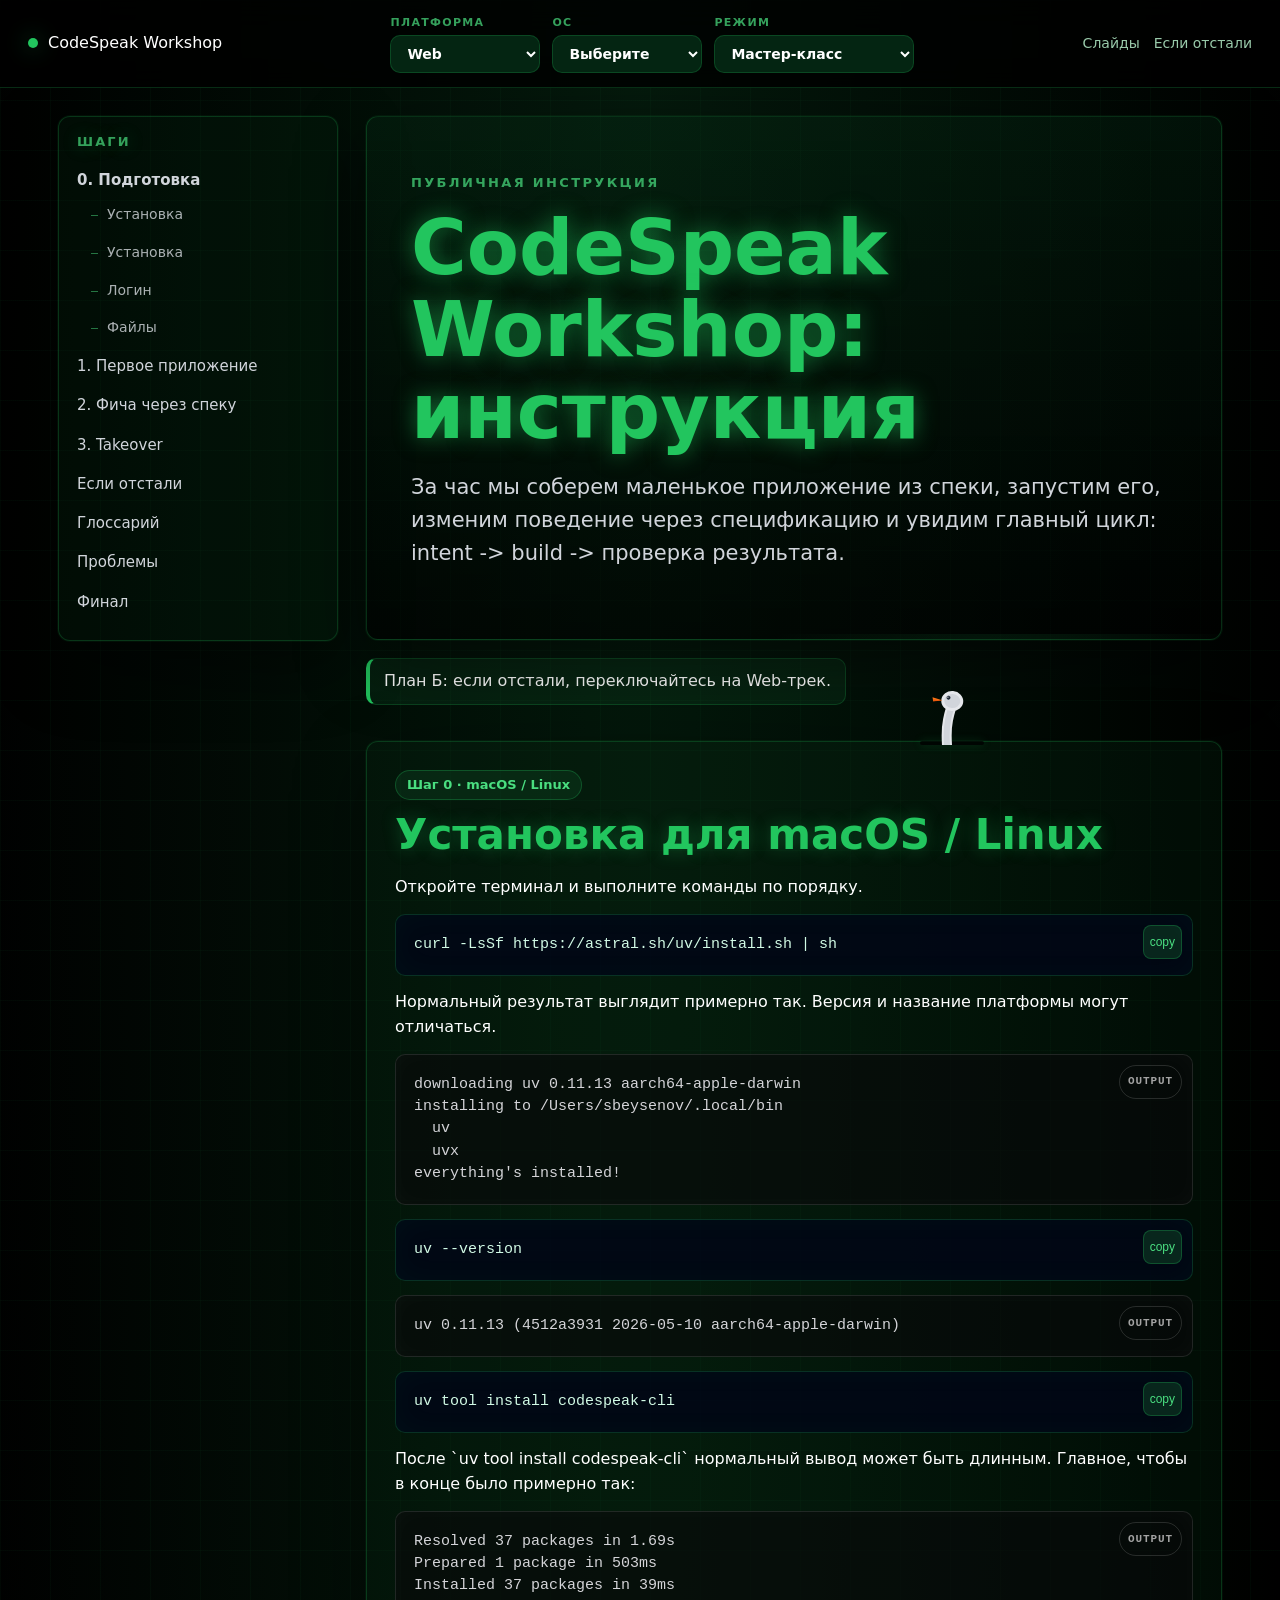
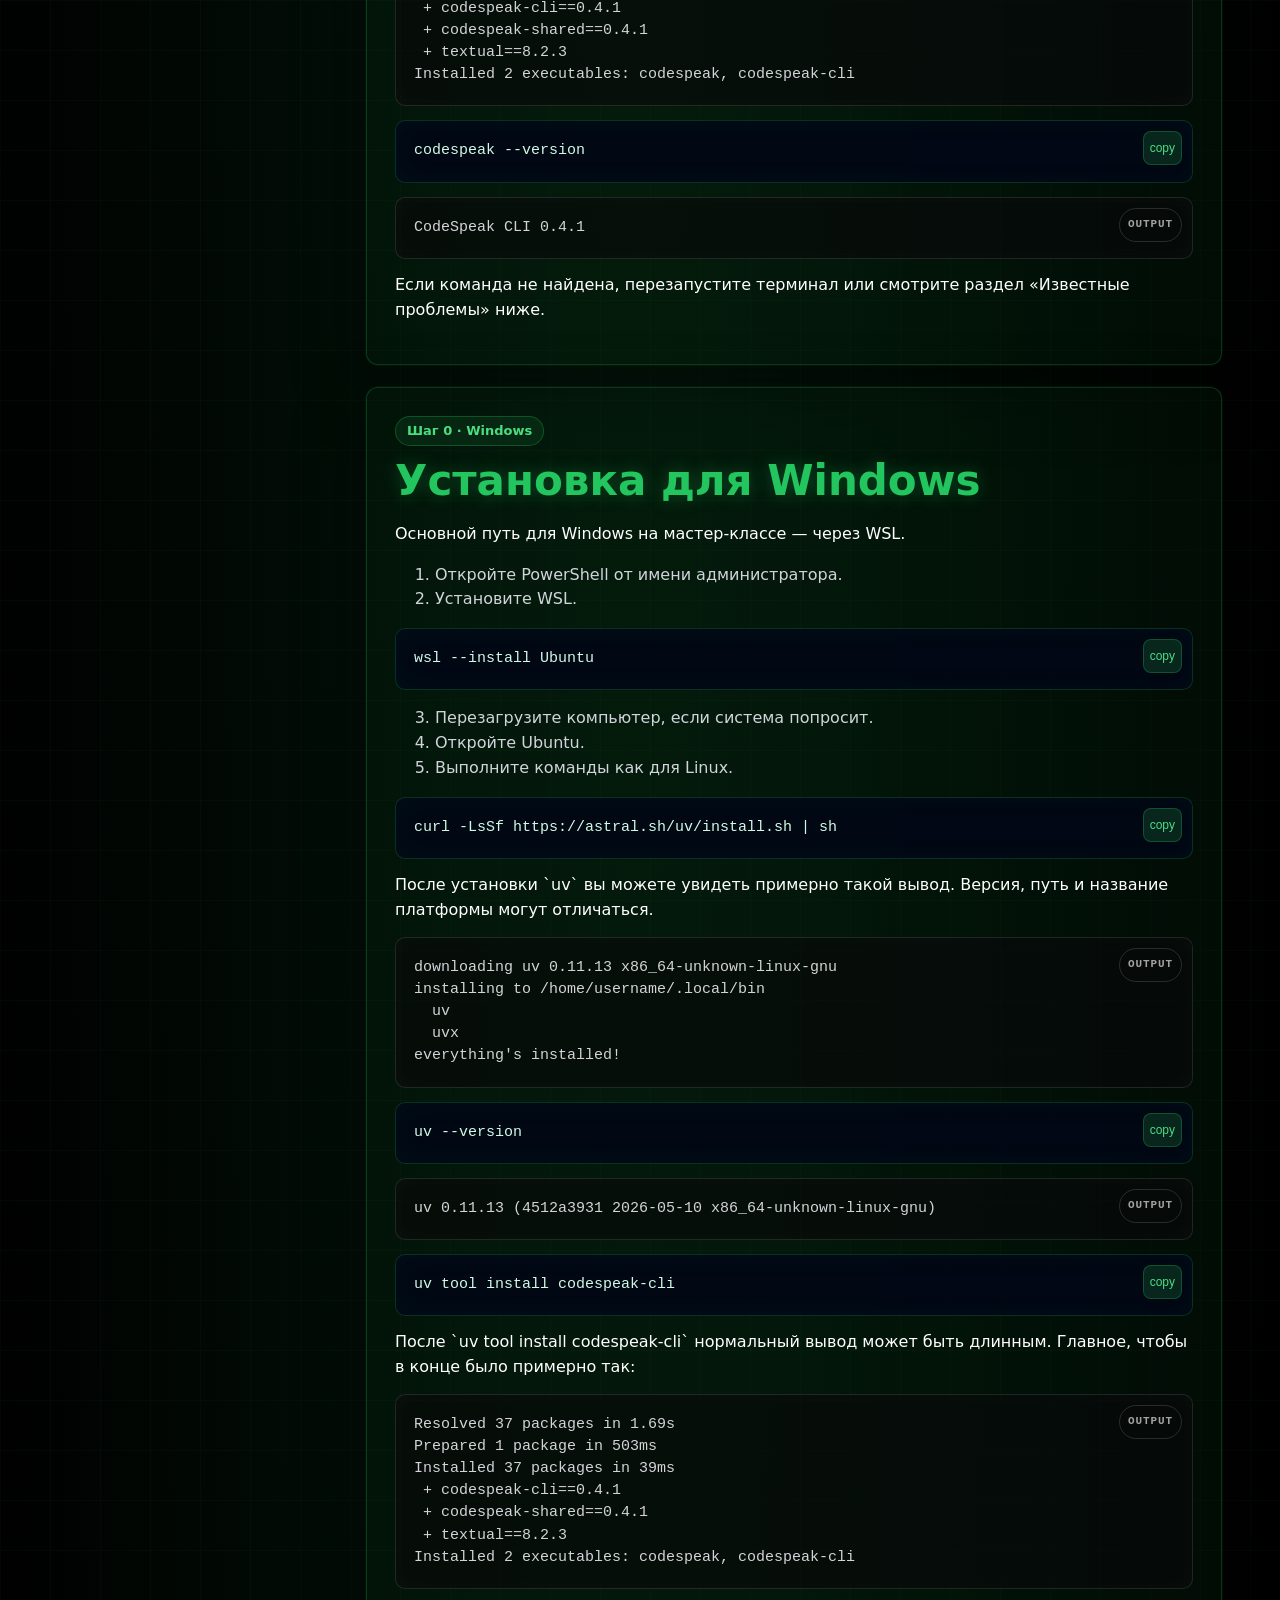
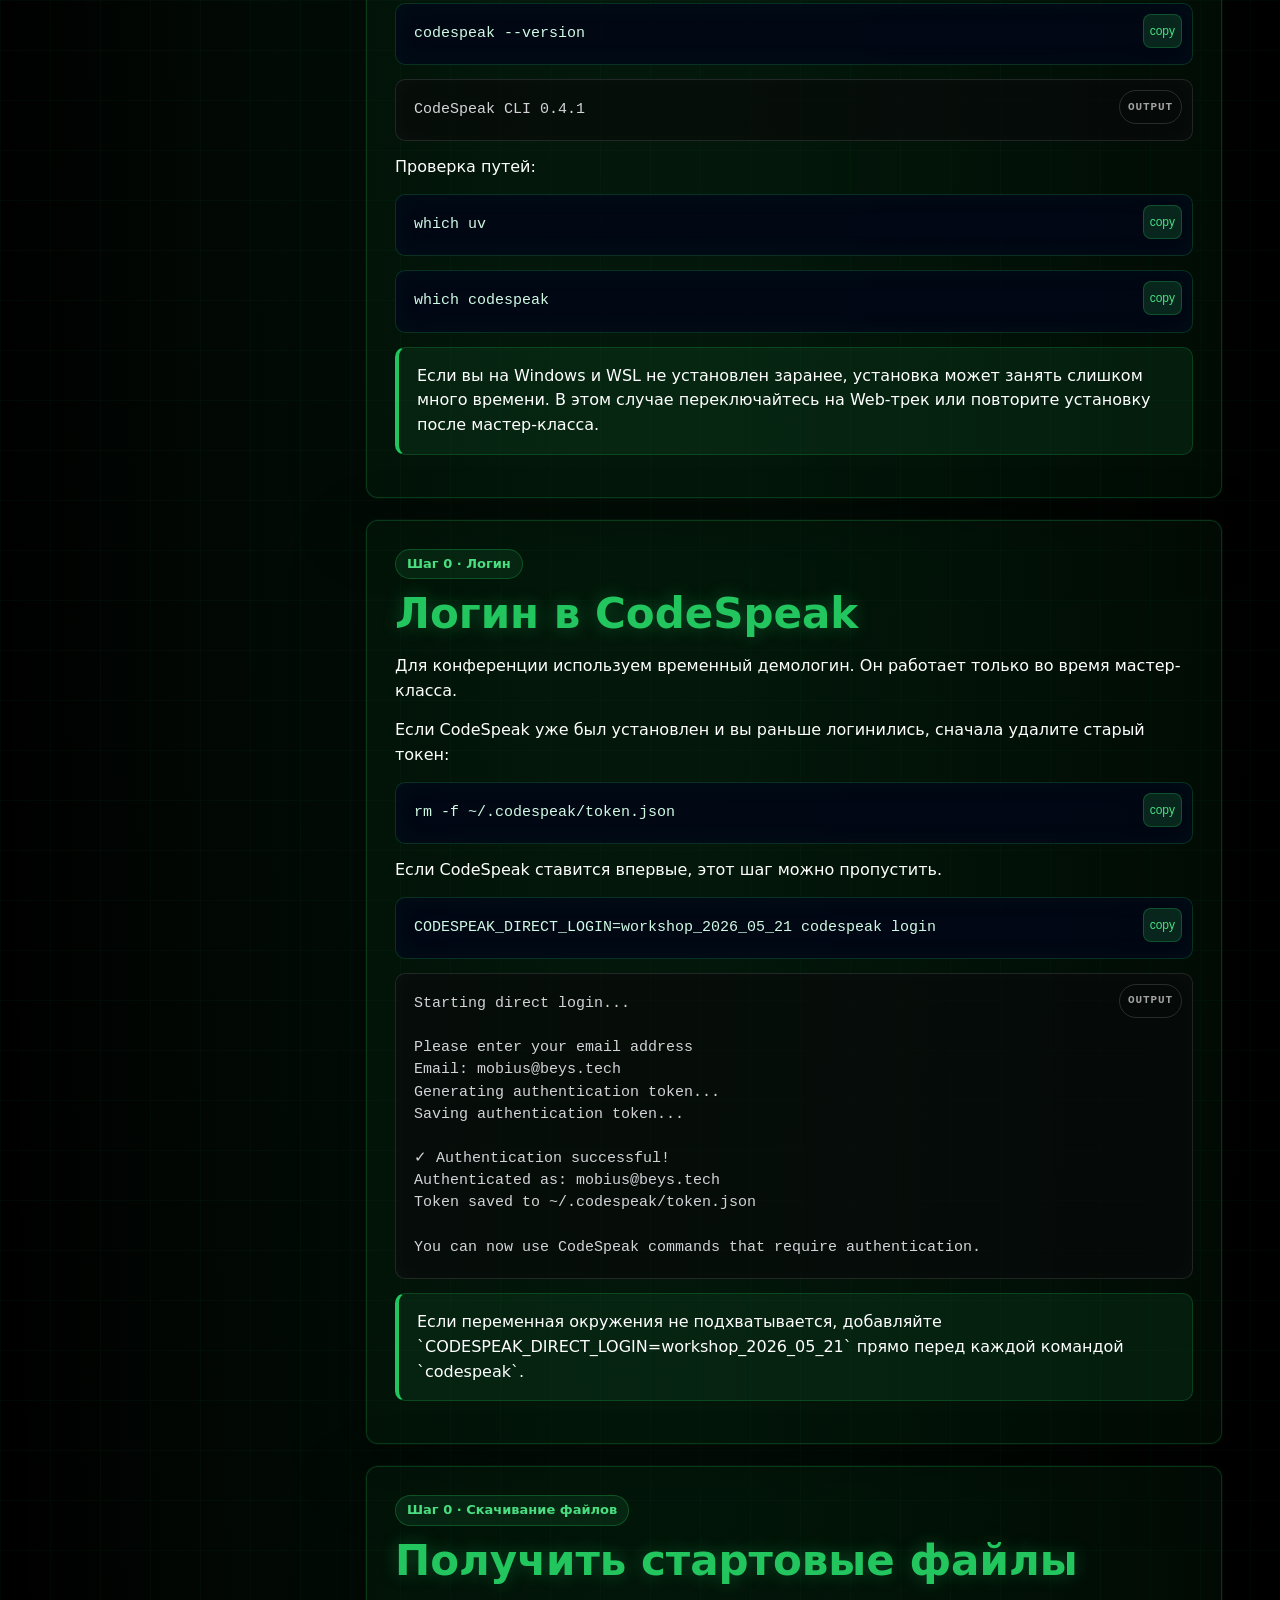
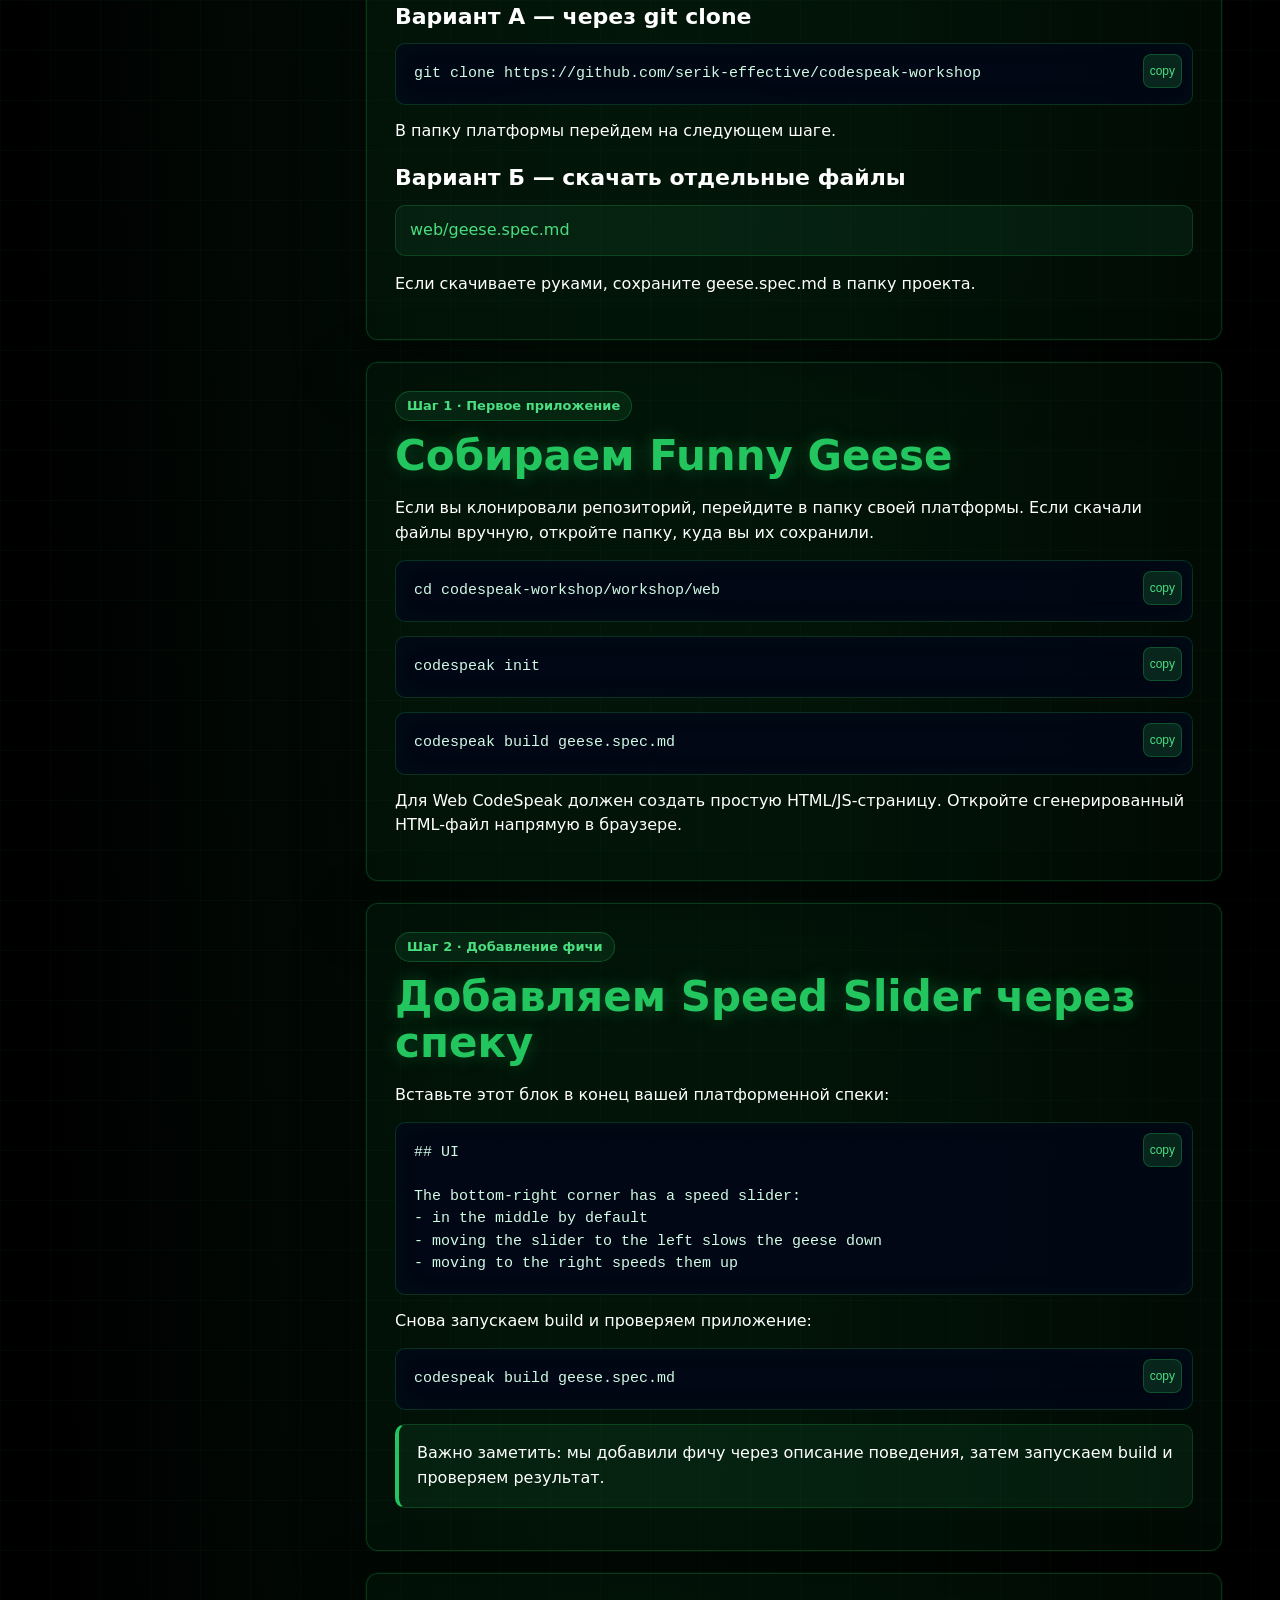
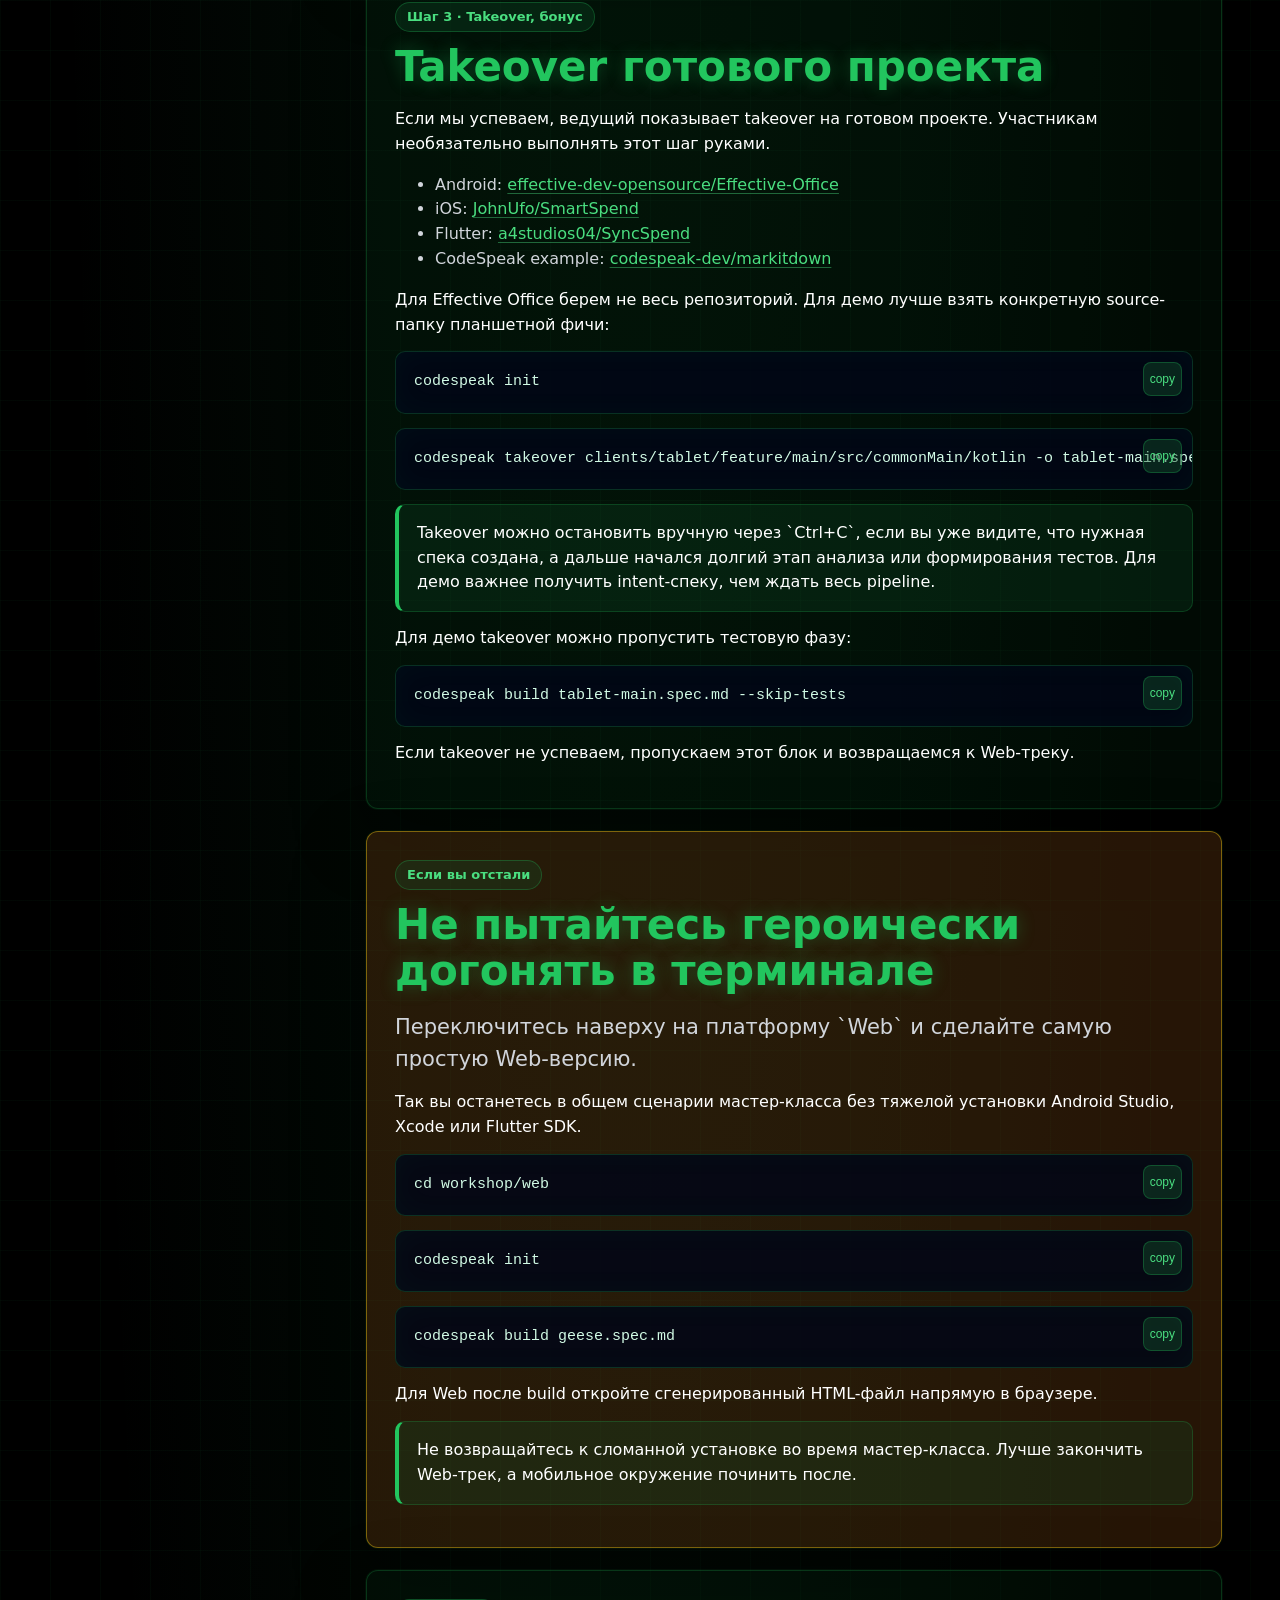
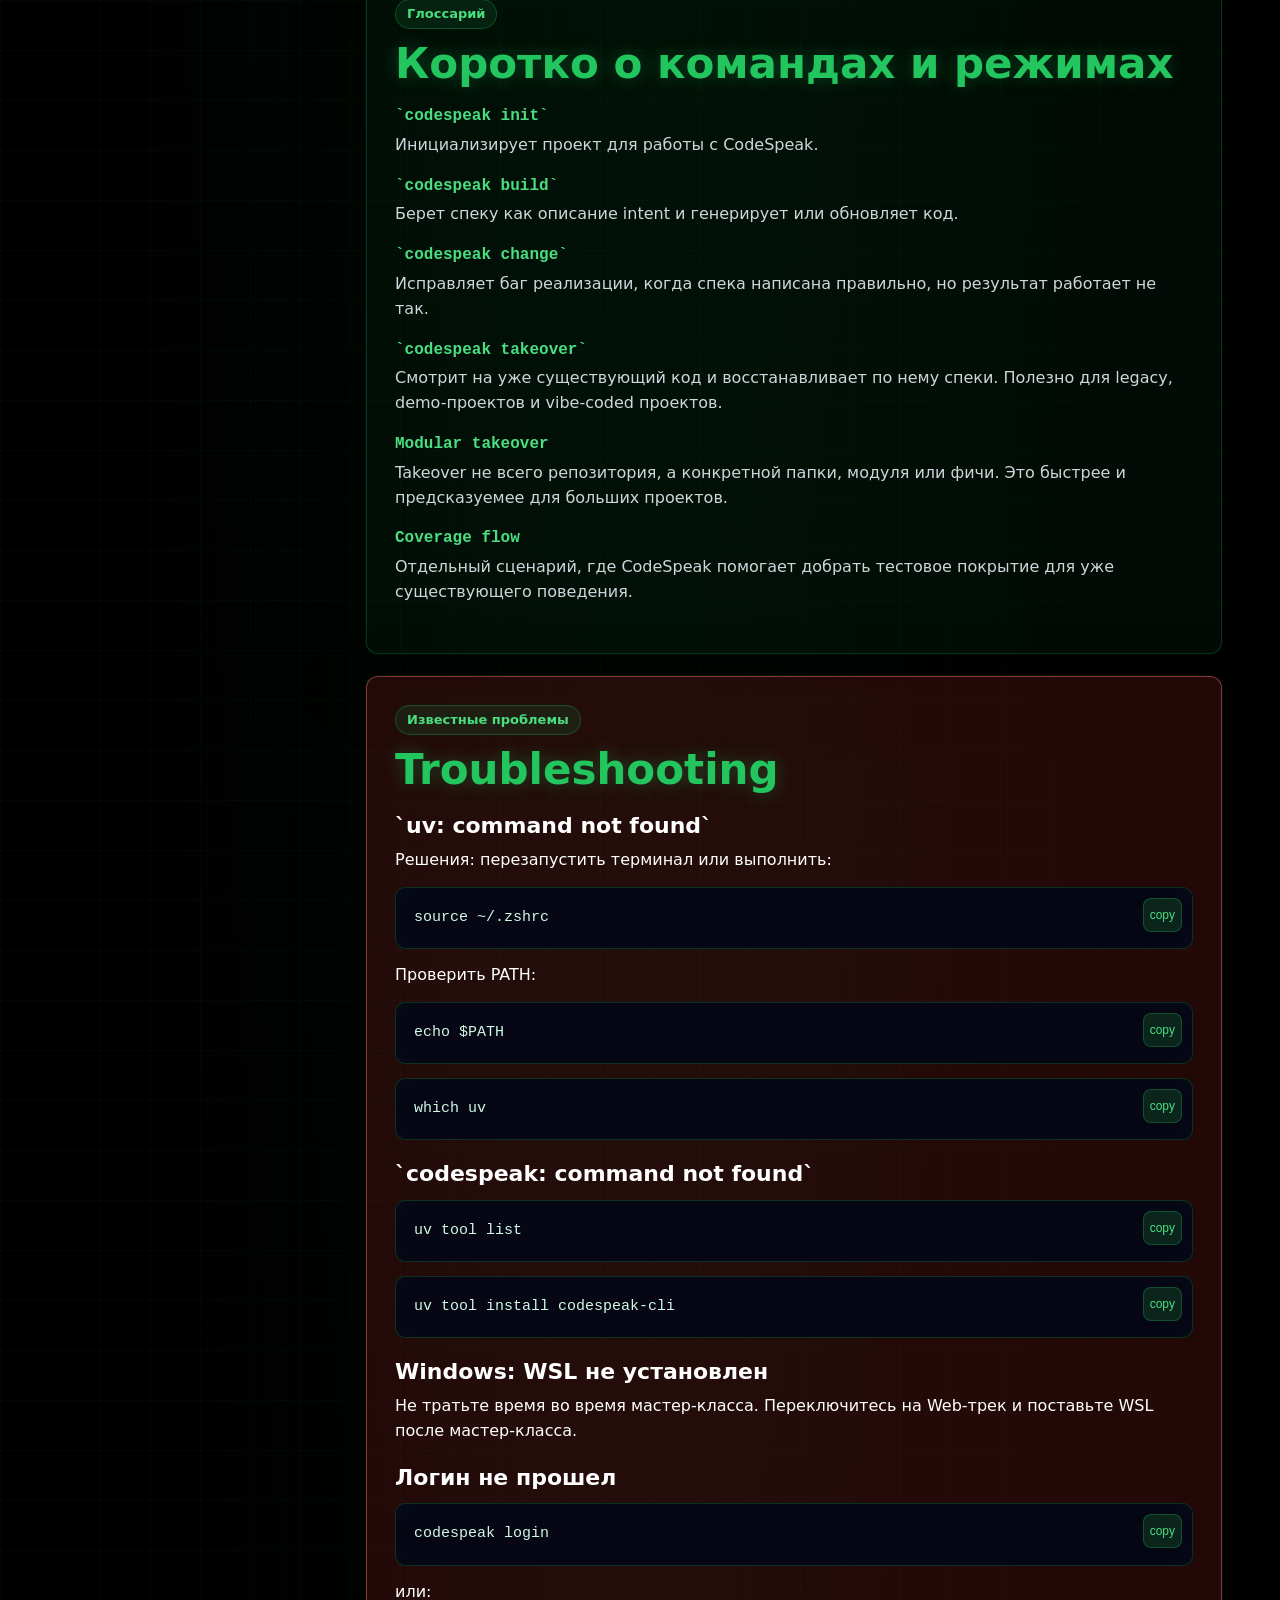
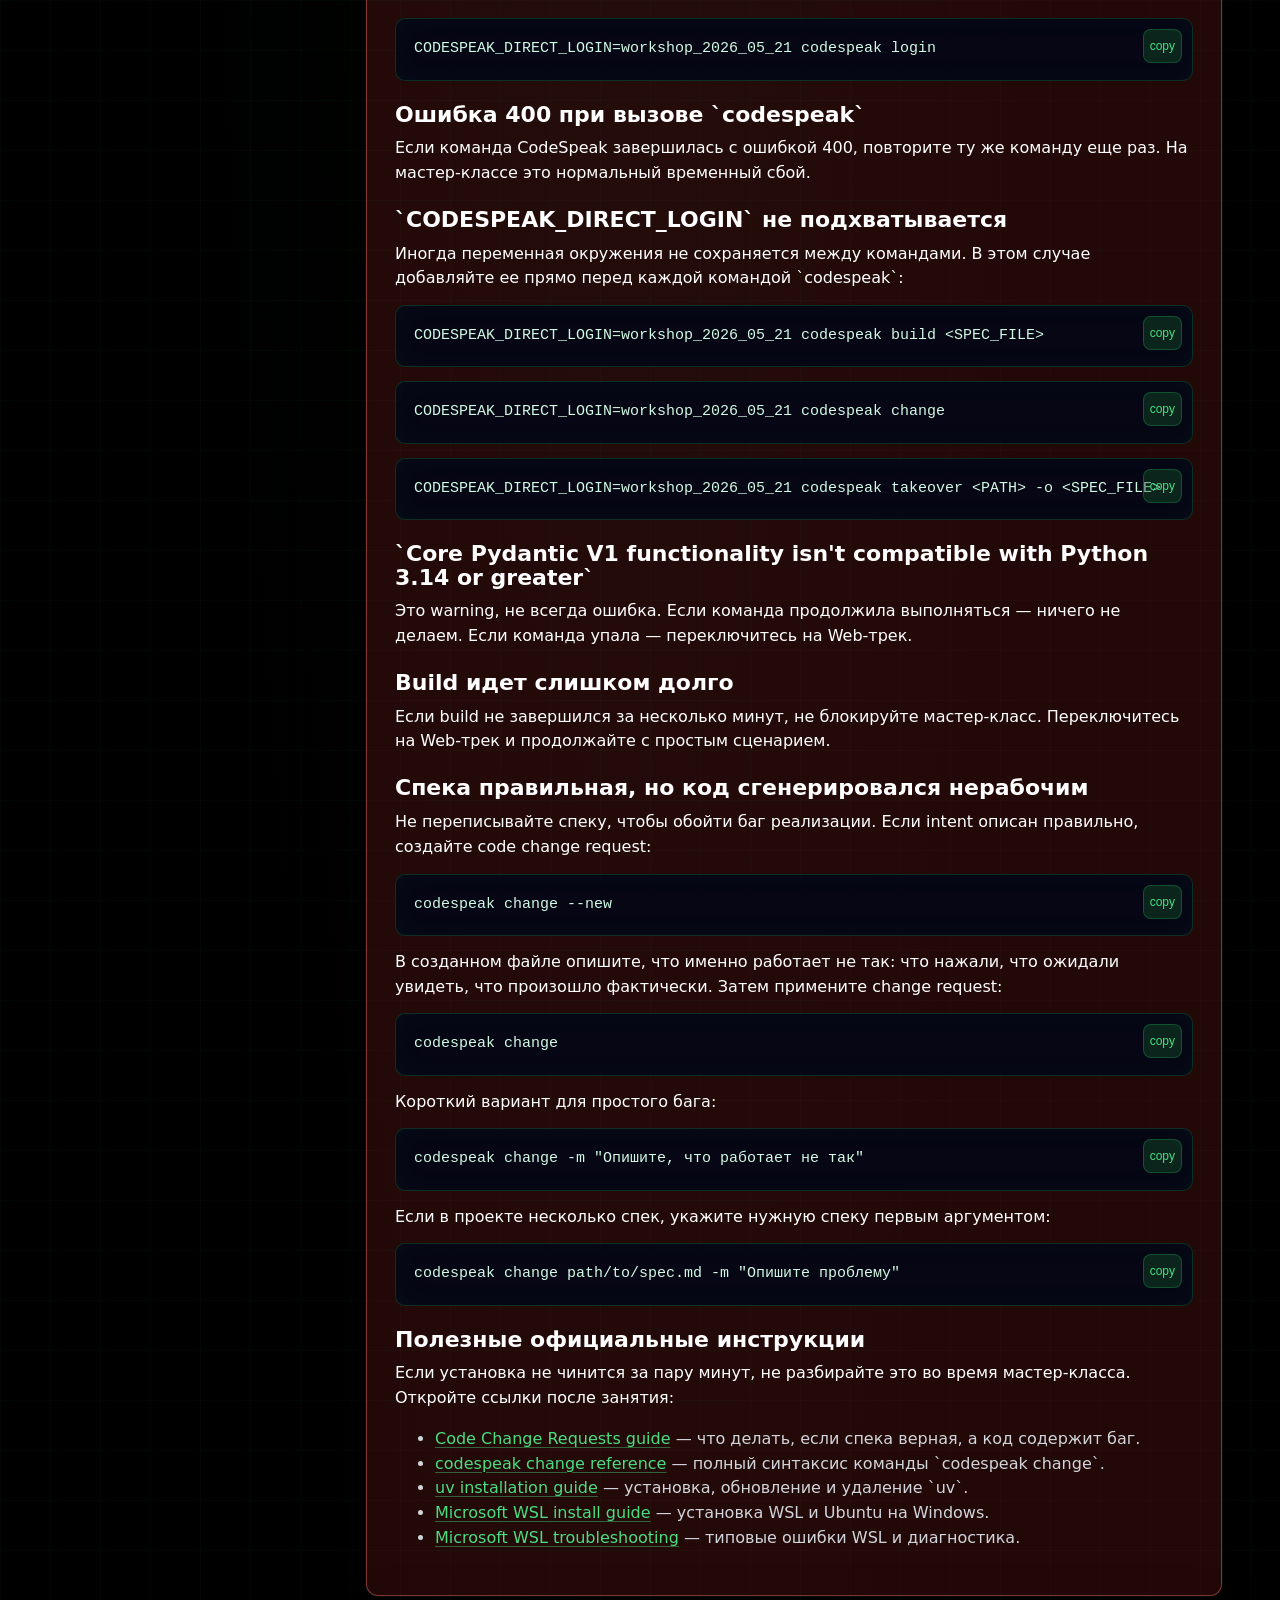
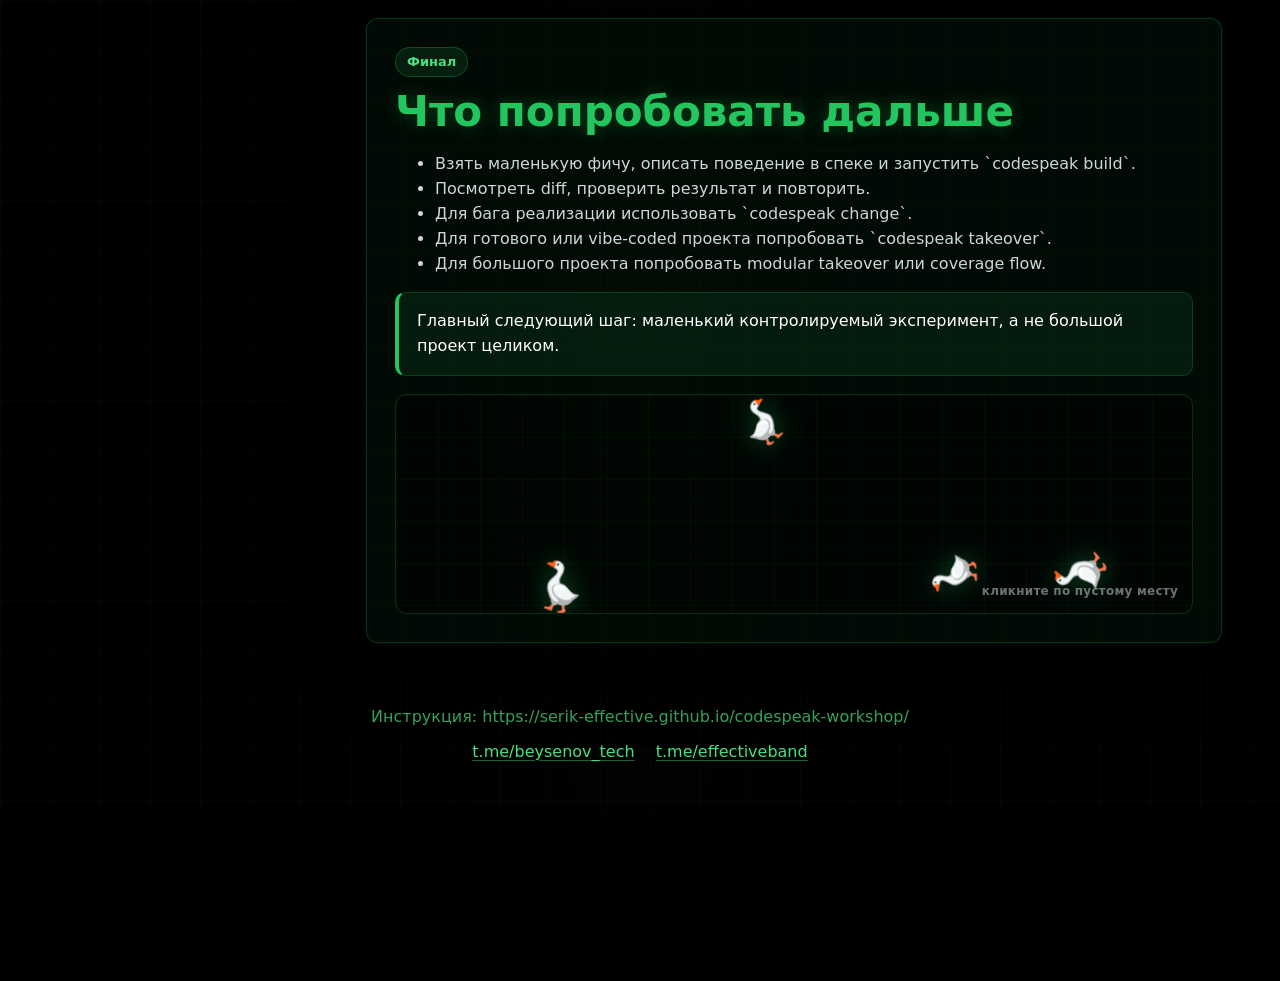
<file: index.html>
<!doctype html>
<html lang="ru">
  <head>
    <meta charset="utf-8">
    <meta name="viewport" content="width=device-width, initial-scale=1">
    <title>CodeSpeak Workshop: инструкция</title>
    <link rel="icon" href="assets/favicon.png" type="image/png">
    <link rel="stylesheet" href="assets/styles.css">
  </head>
  <body>
    <header class="topbar">
      <button class="brand brand-button" type="button" data-secret-trigger aria-label="CodeSpeak Workshop">CodeSpeak Workshop</button>
      <div class="topbar-picker" aria-label="Настройки инструкции">
        <label>
          <span>Платформа</span>
          <select data-select="target">
            <option value="Web">Web</option>
            <option value="Android">Android</option>
            <option value="Flutter">Flutter</option>
            <option value="iOS">iOS</option>
          </select>
        </label>
        <label>
          <span>ОС</span>
          <select data-select="os">
            <option value="">Выберите</option>
            <option value="macOS">macOS</option>
            <option value="Linux">Linux</option>
            <option value="Windows">Windows</option>
          </select>
        </label>
        <label>
          <span>Режим</span>
          <select data-select="mode">
            <option value="workshop">Мастер-класс</option>
            <option value="solo">Самостоятельно</option>
          </select>
        </label>
      </div>
      <nav class="topbar-links" aria-label="Быстрые ссылки">
        <a href="slides/">Слайды</a>
        <a href="#behind" data-workshop-only>Если отстали</a>
      </nav>
    </header>

    <div class="page-shell">
      <aside class="side-nav" aria-label="Навигация по инструкции">
        <h2>Шаги</h2>
        <span class="nav-parent">0. Подготовка</span>
        <a class="nav-child" href="#install-unix" data-os-nav="macOS Linux">Установка</a>
        <a class="nav-child" href="#install-windows" data-os-nav="Windows">Установка</a>
        <a class="nav-child" href="#login">Логин</a>
        <a class="nav-child" href="#download">Файлы</a>
        <a href="#first-app">1. Первое приложение</a>
        <a href="#search">2. Фича через спеку</a>
        <a href="#takeover">3. Takeover</a>
        <a href="#behind" data-workshop-only>Если отстали</a>
        <a href="#glossary">Глоссарий</a>
        <a href="#troubleshooting">Проблемы</a>
        <a class="is-hidden" href="#secret" data-secret-nav>Секретный пункт</a>
        <a href="#final">Финал</a>
      </aside>

      <main class="content">
        <section class="hero">
          <p class="eyebrow">Публичная инструкция</p>
          <h1>CodeSpeak Workshop: инструкция</h1>
          <p class="lead">За час мы соберем маленькое приложение из спеки, запустим его, изменим поведение через спецификацию и увидим главный цикл: intent -> build -> проверка результата.</p>
        </section>

        <p class="callout compact-callout" data-workshop-only>План Б: если отстали, переключайтесь на Web-трек.</p>

        <section class="card" id="install-unix" data-os-section="macOS Linux">
          <span class="step-label">Шаг 0 · macOS / Linux</span>
          <h2>Установка для macOS / Linux</h2>
          <p>Откройте терминал и выполните команды по порядку.</p>
          <pre><code>curl -LsSf https://astral.sh/uv/install.sh | sh</code></pre>
          <p>Нормальный результат выглядит примерно так. Версия и название платформы могут отличаться.</p>
          <pre class="output-block"><code>downloading uv 0.11.13 aarch64-apple-darwin
installing to /Users/sbeysenov/.local/bin
  uv
  uvx
everything's installed!</code></pre>
          <pre><code>uv --version</code></pre>
          <pre class="output-block"><code>uv 0.11.13 (4512a3931 2026-05-10 aarch64-apple-darwin)</code></pre>
          <pre><code>uv tool install codespeak-cli</code></pre>
          <p>После `uv tool install codespeak-cli` нормальный вывод может быть длинным. Главное, чтобы в конце было примерно так:</p>
          <pre class="output-block"><code>Resolved 37 packages in 1.69s
Prepared 1 package in 503ms
Installed 37 packages in 39ms
 + codespeak-cli==0.4.1
 + codespeak-shared==0.4.1
 + textual==8.2.3
Installed 2 executables: codespeak, codespeak-cli</code></pre>
          <pre><code>codespeak --version</code></pre>
          <pre class="output-block"><code>CodeSpeak CLI 0.4.1</code></pre>
          <p>Если команда не найдена, перезапустите терминал или смотрите раздел «Известные проблемы» ниже.</p>
        </section>

        <section class="card" id="install-windows" data-os-section="Windows">
          <span class="step-label">Шаг 0 · Windows</span>
          <h2>Установка для Windows</h2>
          <p>Основной путь для Windows на мастер-классе — через WSL.</p>
          <ol>
            <li>Откройте PowerShell от имени администратора.</li>
            <li>Установите WSL.</li>
          </ol>
          <pre><code>wsl --install Ubuntu</code></pre>
          <ol start="3">
            <li>Перезагрузите компьютер, если система попросит.</li>
            <li>Откройте Ubuntu.</li>
            <li>Выполните команды как для Linux.</li>
          </ol>
          <pre><code>curl -LsSf https://astral.sh/uv/install.sh | sh</code></pre>
          <p>После установки `uv` вы можете увидеть примерно такой вывод. Версия, путь и название платформы могут отличаться.</p>
          <pre class="output-block"><code>downloading uv 0.11.13 x86_64-unknown-linux-gnu
installing to /home/username/.local/bin
  uv
  uvx
everything's installed!</code></pre>
          <pre><code>uv --version</code></pre>
          <pre class="output-block"><code>uv 0.11.13 (4512a3931 2026-05-10 x86_64-unknown-linux-gnu)</code></pre>
          <pre><code>uv tool install codespeak-cli</code></pre>
          <p>После `uv tool install codespeak-cli` нормальный вывод может быть длинным. Главное, чтобы в конце было примерно так:</p>
          <pre class="output-block"><code>Resolved 37 packages in 1.69s
Prepared 1 package in 503ms
Installed 37 packages in 39ms
 + codespeak-cli==0.4.1
 + codespeak-shared==0.4.1
 + textual==8.2.3
Installed 2 executables: codespeak, codespeak-cli</code></pre>
          <pre><code>codespeak --version</code></pre>
          <pre class="output-block"><code>CodeSpeak CLI 0.4.1</code></pre>
          <p>Проверка путей:</p>
          <pre><code>which uv</code></pre>
          <pre><code>which codespeak</code></pre>
          <p class="callout">Если вы на Windows и WSL не установлен заранее, установка может занять слишком много времени. В этом случае переключайтесь на Web-трек или повторите установку после мастер-класса.</p>
        </section>

        <section class="card" id="login">
          <span class="step-label">Шаг 0 · Логин</span>
          <h2>Логин в CodeSpeak</h2>
          <div data-mode-section="workshop">
            <p>Для конференции используем временный демологин. Он работает только во время мастер-класса.</p>
            <p>Если CodeSpeak уже был установлен и вы раньше логинились, сначала удалите старый токен:</p>
            <pre><code>rm -f ~/.codespeak/token.json</code></pre>
            <p>Если CodeSpeak ставится впервые, этот шаг можно пропустить.</p>
            <pre><code>CODESPEAK_DIRECT_LOGIN=workshop_2026_05_21 codespeak login</code></pre>
            <pre class="output-block"><code>Starting direct login...

Please enter your email address
Email: mobius@beys.tech
Generating authentication token...
Saving authentication token...

✓ Authentication successful!
Authenticated as: mobius@beys.tech
Token saved to ~/.codespeak/token.json

You can now use CodeSpeak commands that require authentication.</code></pre>
            <p class="callout">Если переменная окружения не подхватывается, добавляйте `CODESPEAK_DIRECT_LOGIN=workshop_2026_05_21` прямо перед каждой командой `codespeak`.</p>
          </div>
          <div class="is-hidden" data-mode-section="solo">
            <p>Для самостоятельного прохождения нужен личный API key. Демо-логин конференции работает только во время мастер-класса.</p>
            <h3>Основной вариант — Anthropic</h3>
            <p>Создайте ключ в <a href="https://platform.claude.com/settings/keys" target="_blank" rel="noopener">Claude Console</a> и подключите его в текущем терминале:</p>
            <pre><code>export ANTHROPIC_API_KEY="sk-ant-..."</code></pre>
            <pre><code>test -n "$ANTHROPIC_API_KEY" && echo "ANTHROPIC_API_KEY is set"</code></pre>
            <pre><code>codespeak login</code></pre>
            <p class="callout">Не добавляйте API key в репозиторий, <code>.spec.md</code>, <code>AGENTS.md</code>, README или скриншоты. Не выводите сам ключ через <code>echo</code> на общем экране.</p>

            <h3>Альтернативы Anthropic API key</h3>
            <p>CodeSpeak также поддерживает Anthropic-compatible провайдеров в экспериментальном режиме. В этом случае в <code>ANTHROPIC_API_KEY</code> указывается ключ выбранного провайдера, а в <code>ANTHROPIC_BASE_URL</code> — его endpoint.</p>
            <div class="table-wrap">
              <table>
                <thead>
                  <tr>
                    <th>Провайдер</th>
                    <th><code>ANTHROPIC_BASE_URL</code></th>
                  </tr>
                </thead>
                <tbody>
                  <tr>
                    <td><a href="https://z.ai" target="_blank" rel="noopener">Z.ai</a></td>
                    <td><code>https://api.z.ai/api/anthropic</code></td>
                  </tr>
                  <tr>
                    <td><a href="https://moonshot.ai" target="_blank" rel="noopener">Moonshot AI</a></td>
                    <td><code>https://api.moonshot.ai/anthropic</code></td>
                  </tr>
                  <tr>
                    <td><a href="https://minimax.io" target="_blank" rel="noopener">MiniMax</a></td>
                    <td><code>https://api.minimax.io/anthropic</code></td>
                  </tr>
                  <tr>
                    <td><a href="https://deepseek.com" target="_blank" rel="noopener">DeepSeek</a></td>
                    <td><code>https://api.deepseek.com/anthropic</code></td>
                  </tr>
                  <tr>
                    <td><a href="https://www.alibabacloud.com" target="_blank" rel="noopener">Alibaba Cloud / DashScope</a></td>
                    <td><code>https://dashscope-intl.aliyuncs.com/apps/anthropic</code></td>
                  </tr>
                  <tr>
                    <td><a href="https://openrouter.ai" target="_blank" rel="noopener">OpenRouter</a></td>
                    <td><code>https://openrouter.ai/api</code></td>
                  </tr>
                </tbody>
              </table>
            </div>
            <p>Пример для OpenRouter:</p>
            <pre><code>export ANTHROPIC_BASE_URL="https://openrouter.ai/api"</code></pre>
            <pre><code>export ANTHROPIC_API_KEY="your-openrouter-api-key"</code></pre>
            <pre><code>codespeak login</code></pre>
            <p class="callout">Если используете обычный Anthropic API key, <code>ANTHROPIC_BASE_URL</code> не нужен. Задавайте его только для альтернативного провайдера или прокси.</p>
            <p>Подробности: <a href="https://codespeak.dev/docs/reference/model-selection" target="_blank" rel="noopener">CodeSpeak Model selection</a>.</p>
          </div>
        </section>

        <section class="card" id="download">
          <span class="step-label">Шаг 0 · Скачивание файлов</span>
          <h2>Получить стартовые файлы</h2>
          <h3>Вариант А — через git clone</h3>
          <pre><code>git clone https://github.com/serik-effective/codespeak-workshop</code></pre>
          <p>В папку платформы перейдем на следующем шаге.</p>
          <h3>Вариант Б — скачать отдельные файлы</h3>
          <ul class="file-list" data-platform-files="Web">
            <li><a href="workshop/web/geese.spec.md" download>web/geese.spec.md</a></li>
          </ul>
          <ul class="file-list" data-platform-files="Android">
            <li><a href="workshop/android/AGENTS.md" download>android/AGENTS.md</a></li>
            <li><a href="workshop/android/geese.android.spec.md" download>android/geese.android.spec.md</a></li>
          </ul>
          <ul class="file-list" data-platform-files="Flutter">
            <li><a href="workshop/flutter/AGENTS.md" download>flutter/AGENTS.md</a></li>
            <li><a href="workshop/flutter/geese.flutter.spec.md" download>flutter/geese.flutter.spec.md</a></li>
          </ul>
          <ul class="file-list" data-platform-files="iOS">
            <li><a href="workshop/ios/AGENTS.md" download>ios/AGENTS.md</a></li>
            <li><a href="workshop/ios/geese.ios.spec.md" download>ios/geese.ios.spec.md</a></li>
          </ul>
          <p data-platform-file-note>Если скачиваете руками, сохраните `geese.spec.md` в папку проекта.</p>
        </section>

        <section class="card" id="first-app">
          <span class="step-label">Шаг 1 · Первое приложение</span>
          <h2>Собираем Funny Geese</h2>
          <p>Если вы клонировали репозиторий, перейдите в папку своей платформы. Если скачали файлы вручную, откройте папку, куда вы их сохранили.</p>
          <pre><code data-platform-cd>cd codespeak-workshop/workshop/web</code></pre>
          <pre><code>codespeak init</code></pre>
          <pre><code data-platform-build>codespeak build geese.spec.md</code></pre>
          <div data-platform-run="Web">
            <p>Для Web CodeSpeak должен создать простую HTML/JS-страницу. Откройте сгенерированный HTML-файл напрямую в браузере.</p>
          </div>
          <div class="is-hidden" data-platform-run="Android">
            <p>Для Android откройте проект в Android Studio, выберите эмулятор или устройство и нажмите Run. Если CodeSpeak создал README, сверяйтесь с командами из него.</p>
          </div>
          <div class="is-hidden" data-platform-run="Flutter">
            <p>Для Flutter проверьте окружение и запустите приложение на нужном устройстве.</p>
            <pre><code>flutter doctor</code></pre>
            <pre><code>flutter run -d macos</code></pre>
          </div>
          <div class="is-hidden" data-platform-run="iOS">
            <p>Для iOS откройте сгенерированный `.xcodeproj` или `.xcworkspace` в Xcode, выберите симулятор или устройство и нажмите Run.</p>
          </div>
        </section>

        <section class="card" id="search">
          <span class="step-label">Шаг 2 · Добавление фичи</span>
          <h2>Добавляем Speed Slider через спеку</h2>
          <p>Вставьте этот блок в конец вашей платформенной спеки:</p>
          <pre><code data-feature-spec>## UI

The bottom-right corner has a speed slider:
- in the middle by default
- moving the slider to the left slows the geese down
- moving to the right speeds them up</code></pre>
          <p>Снова запускаем build и проверяем приложение:</p>
          <pre><code data-platform-build>codespeak build geese.spec.md</code></pre>
          <p class="callout">Важно заметить: мы добавили фичу через описание поведения, затем запускаем build и проверяем результат.</p>
        </section>

        <section class="card" id="takeover">
          <span class="step-label">Шаг 3 · Takeover, бонус</span>
          <h2>Takeover готового проекта</h2>
          <p>Если мы успеваем, ведущий показывает takeover на готовом проекте. Участникам необязательно выполнять этот шаг руками.</p>
          <ul>
            <li>Android: <a href="https://github.com/effective-dev-opensource/Effective-Office">effective-dev-opensource/Effective-Office</a></li>
            <li>iOS: <a href="https://github.com/JohnUfo/SmartSpend">JohnUfo/SmartSpend</a></li>
            <li>Flutter: <a href="https://github.com/a4studios04/SyncSpend">a4studios04/SyncSpend</a></li>
            <li>CodeSpeak example: <a href="https://github.com/codespeak-dev/markitdown">codespeak-dev/markitdown</a></li>
          </ul>
          <p>Для Effective Office берем не весь репозиторий. Для демо лучше взять конкретную source-папку планшетной фичи:</p>
          <pre><code>codespeak init</code></pre>
          <pre><code>codespeak takeover clients/tablet/feature/main/src/commonMain/kotlin -o tablet-main.spec.md</code></pre>
          <p class="callout">Takeover можно остановить вручную через `Ctrl+C`, если вы уже видите, что нужная спека создана, а дальше начался долгий этап анализа или формирования тестов. Для демо важнее получить intent-спеку, чем ждать весь pipeline.</p>
          <p>Для демо takeover можно пропустить тестовую фазу:</p>
          <pre><code>codespeak build tablet-main.spec.md --skip-tests</code></pre>
          <p>Если takeover не успеваем, пропускаем этот блок и возвращаемся к Web-треку.</p>
        </section>

        <section class="card highlight" id="behind" data-workshop-only>
          <span class="step-label">Если вы отстали</span>
          <h2>Не пытайтесь героически догонять в терминале</h2>
          <p class="lead">Переключитесь наверху на платформу `Web` и сделайте самую простую Web-версию.</p>
          <p>Так вы останетесь в общем сценарии мастер-класса без тяжелой установки Android Studio, Xcode или Flutter SDK.</p>
          <pre><code>cd workshop/web</code></pre>
          <pre><code>codespeak init</code></pre>
          <pre><code>codespeak build geese.spec.md</code></pre>
          <p>Для Web после build откройте сгенерированный HTML-файл напрямую в браузере.</p>
          <p class="callout">Не возвращайтесь к сломанной установке во время мастер-класса. Лучше закончить Web-трек, а мобильное окружение починить после.</p>
        </section>

        <section class="card" id="glossary">
          <span class="step-label">Глоссарий</span>
          <h2>Коротко о командах и режимах</h2>
          <dl class="glossary-list">
            <dt>`codespeak init`</dt>
            <dd>Инициализирует проект для работы с CodeSpeak.</dd>
            <dt>`codespeak build`</dt>
            <dd>Берет спеку как описание intent и генерирует или обновляет код.</dd>
            <dt>`codespeak change`</dt>
            <dd>Исправляет баг реализации, когда спека написана правильно, но результат работает не так.</dd>
            <dt>`codespeak takeover`</dt>
            <dd>Смотрит на уже существующий код и восстанавливает по нему спеки. Полезно для legacy, demo-проектов и vibe-coded проектов.</dd>
            <dt>Modular takeover</dt>
            <dd>Takeover не всего репозитория, а конкретной папки, модуля или фичи. Это быстрее и предсказуемее для больших проектов.</dd>
            <dt>Coverage flow</dt>
            <dd>Отдельный сценарий, где CodeSpeak помогает добрать тестовое покрытие для уже существующего поведения.</dd>
          </dl>
        </section>

        <section class="card problem" id="troubleshooting">
          <span class="step-label">Известные проблемы</span>
          <h2>Troubleshooting</h2>

          <h3>`uv: command not found`</h3>
          <p>Решения: перезапустить терминал или выполнить:</p>
          <pre><code>source ~/.zshrc</code></pre>
          <p>Проверить PATH:</p>
          <pre><code>echo $PATH</code></pre>
          <pre><code>which uv</code></pre>

          <h3>`codespeak: command not found`</h3>
          <pre><code>uv tool list</code></pre>
          <pre><code>uv tool install codespeak-cli</code></pre>

          <h3>Windows: WSL не установлен</h3>
          <p>Не тратьте время во время мастер-класса. Переключитесь на Web-трек и поставьте WSL после мастер-класса.</p>

          <h3>Логин не прошел</h3>
          <pre><code>codespeak login</code></pre>
          <p>или:</p>
          <pre><code>CODESPEAK_DIRECT_LOGIN=workshop_2026_05_21 codespeak login</code></pre>

          <h3>Ошибка 400 при вызове `codespeak`</h3>
          <p>Если команда CodeSpeak завершилась с ошибкой 400, повторите ту же команду еще раз. На мастер-классе это нормальный временный сбой.</p>

          <h3>`CODESPEAK_DIRECT_LOGIN` не подхватывается</h3>
          <p>Иногда переменная окружения не сохраняется между командами. В этом случае добавляйте ее прямо перед каждой командой `codespeak`:</p>
          <pre><code>CODESPEAK_DIRECT_LOGIN=workshop_2026_05_21 codespeak build &lt;SPEC_FILE&gt;</code></pre>
          <pre><code>CODESPEAK_DIRECT_LOGIN=workshop_2026_05_21 codespeak change</code></pre>
          <pre><code>CODESPEAK_DIRECT_LOGIN=workshop_2026_05_21 codespeak takeover &lt;PATH&gt; -o &lt;SPEC_FILE&gt;</code></pre>

          <h3>`Core Pydantic V1 functionality isn't compatible with Python 3.14 or greater`</h3>
          <p>Это warning, не всегда ошибка. Если команда продолжила выполняться — ничего не делаем. Если команда упала — переключитесь на Web-трек.</p>

          <h3>Build идет слишком долго</h3>
          <p>Если build не завершился за несколько минут, не блокируйте мастер-класс. Переключитесь на Web-трек и продолжайте с простым сценарием.</p>

          <h3>Спека правильная, но код сгенерировался нерабочим</h3>
          <p>Не переписывайте спеку, чтобы обойти баг реализации. Если intent описан правильно, создайте code change request:</p>
          <pre><code>codespeak change --new</code></pre>
          <p>В созданном файле опишите, что именно работает не так: что нажали, что ожидали увидеть, что произошло фактически. Затем примените change request:</p>
          <pre><code>codespeak change</code></pre>
          <p>Короткий вариант для простого бага:</p>
          <pre><code>codespeak change -m "Опишите, что работает не так"</code></pre>
          <p>Если в проекте несколько спек, укажите нужную спеку первым аргументом:</p>
          <pre><code>codespeak change path/to/spec.md -m "Опишите проблему"</code></pre>

          <h3>Полезные официальные инструкции</h3>
          <p>Если установка не чинится за пару минут, не разбирайте это во время мастер-класса. Откройте ссылки после занятия:</p>
          <ul>
            <li><a href="https://codespeak.dev/docs/getting-started/code-change-requests">Code Change Requests guide</a> — что делать, если спека верная, а код содержит баг.</li>
            <li><a href="https://codespeak.dev/docs/reference/change">codespeak change reference</a> — полный синтаксис команды `codespeak change`.</li>
            <li><a href="https://docs.astral.sh/uv/getting-started/installation/">uv installation guide</a> — установка, обновление и удаление `uv`.</li>
            <li><a href="https://learn.microsoft.com/en-us/windows/wsl/install">Microsoft WSL install guide</a> — установка WSL и Ubuntu на Windows.</li>
            <li><a href="https://learn.microsoft.com/en-us/windows/wsl/troubleshooting">Microsoft WSL troubleshooting</a> — типовые ошибки WSL и диагностика.</li>
          </ul>
        </section>

        <section class="card secret-card is-hidden" id="secret" data-secret-section>
          <span class="step-label">Секретный пункт</span>
          <h2>Capturing prompts</h2>
          <img class="secret-image" src="assets/secret-capturing-prompts.svg" alt="Capturing prompts">
        </section>

        <section class="card" id="final">
          <span class="step-label">Финал</span>
          <h2>Что попробовать дальше</h2>
          <ul>
            <li>Взять маленькую фичу, описать поведение в спеке и запустить `codespeak build`.</li>
            <li>Посмотреть diff, проверить результат и повторить.</li>
            <li>Для бага реализации использовать `codespeak change`.</li>
            <li>Для готового или vibe-coded проекта попробовать `codespeak takeover`.</li>
            <li>Для большого проекта попробовать modular takeover или coverage flow.</li>
          </ul>
          <p class="callout">Главный следующий шаг: маленький контролируемый эксперимент, а не большой проект целиком.</p>
          <div class="goose-demo" data-goose-playground data-initial-geese="4" aria-label="Анимированные гуси"></div>
        </section>
      </main>
    </div>

    <footer class="footer">
      <span>Инструкция: https://serik-effective.github.io/codespeak-workshop/</span>
      <span class="footer-links">
        <a href="https://t.me/beysenov_tech">t.me/beysenov_tech</a>
        <a href="https://t.me/effectiveband">t.me/effectiveband</a>
      </span>
    </footer>

    <script src="assets/geese.js"></script>
    <script>
      document.querySelectorAll("pre:not(.output-block)").forEach((pre) => {
        const button = document.createElement("button");
        button.className = "copy-button";
        button.type = "button";
        button.textContent = "copy";
        button.addEventListener("click", async () => {
          const code = pre.querySelector("code");
          const text = (code ? code.textContent : pre.innerText).trim();
          await navigator.clipboard.writeText(text);
          button.textContent = "ok";
          setTimeout(() => {
            button.textContent = "copy";
          }, 1200);
        });
        pre.appendChild(button);
      });

      const selection = {
        target: localStorage.getItem("codespeak-workshop-target") || "Web",
        os: localStorage.getItem("codespeak-workshop-os") || "",
        mode: localStorage.getItem("codespeak-workshop-mode") || "workshop"
      };
      const platformConfig = {
        Web: {
          folder: "web",
          spec: "geese.spec.md",
          specHref: "workshop/web/geese.spec.md",
          cdRoot: "cd codespeak-workshop/workshop/web"
        },
        Android: {
          folder: "android",
          spec: "geese.android.spec.md",
          specHref: "workshop/android/geese.android.spec.md",
          cdRoot: "cd codespeak-workshop/workshop/android"
        },
        Flutter: {
          folder: "flutter",
          spec: "geese.flutter.spec.md",
          specHref: "workshop/flutter/geese.flutter.spec.md",
          cdRoot: "cd codespeak-workshop/workshop/flutter"
        },
        iOS: {
          folder: "ios",
          spec: "geese.ios.spec.md",
          specHref: "workshop/ios/geese.ios.spec.md",
          cdRoot: "cd codespeak-workshop/workshop/ios"
        }
      };

      function osMatches(value, os) {
        return value.split(" ").includes(os);
      }

      function updateInstructionContext() {
        document.querySelectorAll("[data-select]").forEach((select) => {
          select.value = selection[select.dataset.select] || "";
        });

        const platform = platformConfig[selection.target] || platformConfig.Web;
        document.querySelectorAll("[data-platform-files]").forEach((list) => {
          const shouldShow = !selection.target || list.dataset.platformFiles === selection.target;
          list.classList.toggle("is-hidden", !shouldShow);
        });
        document.querySelectorAll("[data-platform-cd]").forEach((code) => {
          const isRepoCloneCommand = code.textContent.includes("codespeak-workshop");
          code.textContent = isRepoCloneCommand ? platform.cdRoot : `cd workshop${platform.folder ? `/${platform.folder}` : ""}`;
        });
        document.querySelectorAll("[data-platform-build]").forEach((code) => {
          code.textContent = `codespeak build ${platform.spec}`;
        });
        const fileNote = document.querySelector("[data-platform-file-note]");
        if (fileNote) {
          fileNote.textContent = selection.target === "Web"
            ? `Если скачиваете руками, сохраните ${platform.spec} в папку проекта.`
            : `Если скачиваете руками, сохраните AGENTS.md и ${platform.spec} в папку проекта.`;
        }
        document.querySelectorAll("[data-platform-run]").forEach((section) => {
          section.classList.toggle("is-hidden", section.dataset.platformRun !== selection.target);
        });

        document.querySelectorAll("[data-mode-section]").forEach((section) => {
          section.classList.toggle("is-hidden", section.dataset.modeSection !== selection.mode);
        });

        document.querySelectorAll("[data-workshop-only]").forEach((element) => {
          element.classList.toggle("is-hidden", selection.mode !== "workshop");
        });

        document.querySelectorAll("[data-os-section]").forEach((section) => {
          const shouldShow = !selection.os || osMatches(section.dataset.osSection, selection.os);
          section.classList.toggle("is-hidden", !shouldShow);
        });

        document.querySelectorAll("[data-os-nav]").forEach((link) => {
          const shouldShow = !selection.os || osMatches(link.dataset.osNav, selection.os);
          link.classList.toggle("is-hidden", !shouldShow);
        });

      }

      document.querySelectorAll("[data-select]").forEach((select) => {
        select.addEventListener("change", () => {
          const key = select.dataset.select;
          selection[key] = select.value;
          localStorage.setItem(`codespeak-workshop-${key}`, selection[key]);
          updateInstructionContext();
        });
      });

      let secretClicks = 0;
      const secretTrigger = document.querySelector("[data-secret-trigger]");
      const secretNav = document.querySelector("[data-secret-nav]");
      const secretSection = document.querySelector("[data-secret-section]");
      const revealSecret = () => {
        secretNav.classList.remove("is-hidden");
        secretSection.classList.remove("is-hidden");
      };
      secretTrigger.addEventListener("click", () => {
        secretClicks += 1;
        if (secretClicks >= 10) {
          revealSecret();
        }
      });

      updateInstructionContext();
    </script>
  </body>
</html>
</file>
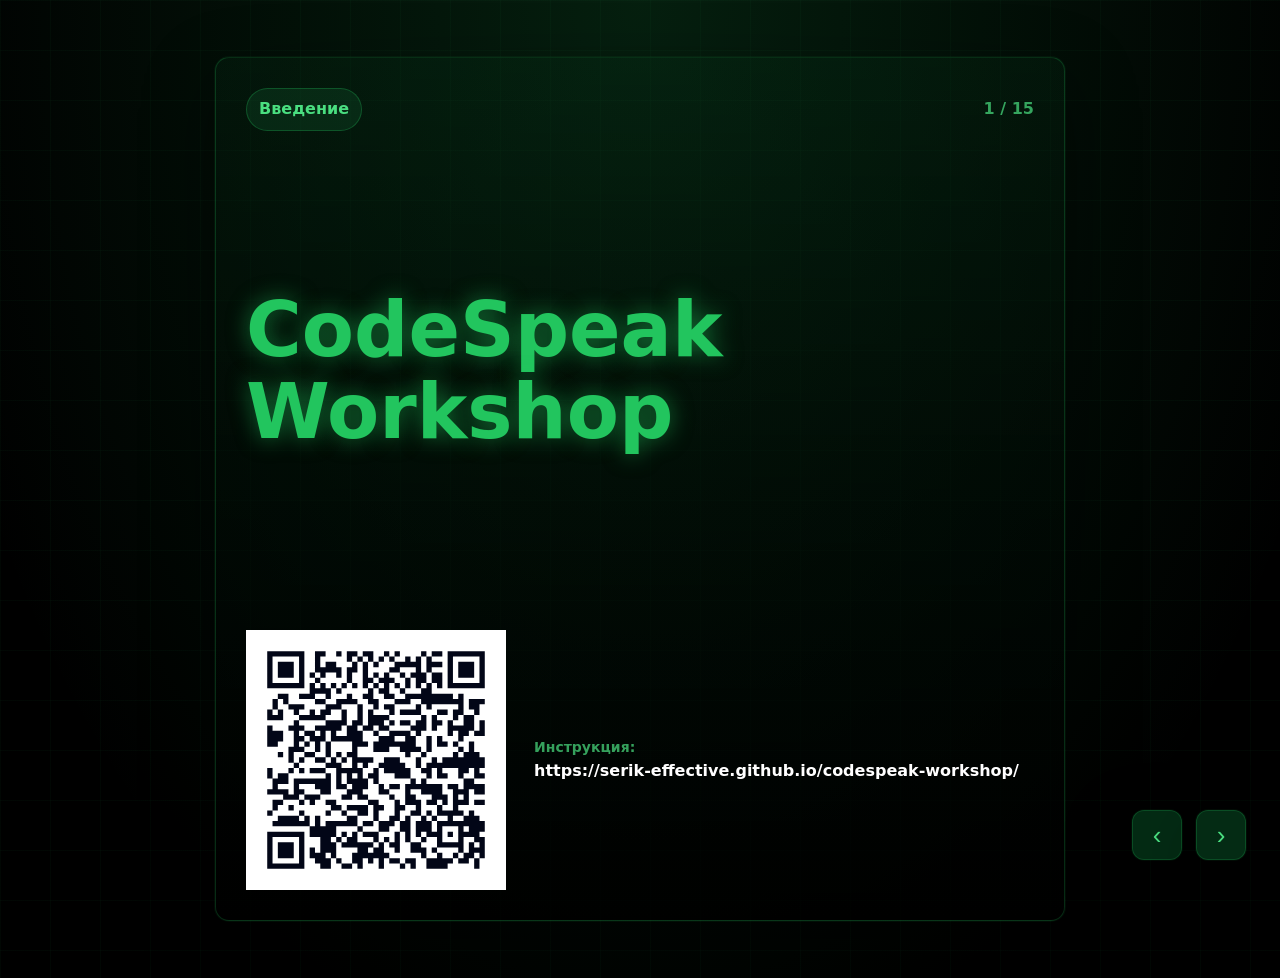
<file: slides/index.html>
<!doctype html>
<html lang="ru">
  <head>
    <meta charset="utf-8">
    <meta name="viewport" content="width=device-width, initial-scale=1">
    <title>CodeSpeak Workshop — слайды</title>
    <link rel="icon" href="../assets/favicon.png" type="image/png">
    <link rel="stylesheet" href="../assets/styles.css">
  </head>
  <body class="slides-page">
    <main class="deck" aria-live="polite">
      <section class="slide active title-slide" data-step="Введение">
        <header class="slide-header">
          <span class="slide-step">Введение</span>
          <span class="slide-count"></span>
        </header>
        <div class="slide-main">
          <h1>CodeSpeak Workshop</h1>
        </div>
        <footer class="slide-footer">
          <InstructionLink></InstructionLink>
        </footer>
      </section>

      <section class="slide" data-step="Шаг 0">
        <header class="slide-header">
          <span class="slide-step">Шаг 0 · Установка</span>
          <span class="slide-count"></span>
        </header>
        <div class="slide-main">
          <h2>Установка</h2>
          <pre><code>curl -LsSf https://astral.sh/uv/install.sh | sh
uv --version
uv tool install codespeak-cli
codespeak --version
rm -f ~/.codespeak/token.json
CODESPEAK_DIRECT_LOGIN=workshop_2026_05_21 codespeak login</code></pre>
          <p class="subtitle">Windows — через WSL. Если 400 — повторите команду.</p>
        </div>
        <footer class="slide-footer">
          <InstructionLink></InstructionLink>
        </footer>
      </section>

      <section class="slide" data-step="Обо мне">
        <header class="slide-header">
          <span class="slide-step">Обо мне</span>
          <span class="slide-count"></span>
        </header>
        <div class="slide-main">
          <h2>Серик Бейсенов</h2>
          <ul>
            <li>сооснователь и CTO Effective</li>
            <li>AI энтузиаст</li>
            <li>не разработчик CodeSpeak</li>
          </ul>
          <p class="subtitle social-links">t.me/beysenov_tech · t.me/effectiveband</p>
        </div>
        <footer class="slide-footer">
          <InstructionLink></InstructionLink>
        </footer>
      </section>

      <section class="slide" data-step="План">
        <header class="slide-header">
          <span class="slide-step">План</span>
          <span class="slide-count"></span>
        </header>
        <div class="slide-main">
          <h2>Что сегодня делаем</h2>
          <ol>
            <li>Установим CodeSpeak</li>
            <li>Соберем простое приложение</li>
            <li>Добавим фичу через спеку</li>
            <li>Сгенерируем спеку на основе кода, если успеем</li>
          </ol>
        </div>
        <footer class="slide-footer">
          <InstructionLink></InstructionLink>
        </footer>
      </section>

      <section class="slide" data-step="Шаг 0">
        <header class="slide-header">
          <span class="slide-step">Шаг 0 · Установка</span>
          <span class="slide-count"></span>
        </header>
        <div class="slide-main">
          <h2>Установка</h2>
          <pre><code>curl -LsSf https://astral.sh/uv/install.sh | sh
uv --version
uv tool install codespeak-cli
codespeak --version
rm -f ~/.codespeak/token.json
CODESPEAK_DIRECT_LOGIN=workshop_2026_05_21 codespeak login</code></pre>
          <p class="subtitle">Windows — через WSL. Если 400 — повторите команду.</p>
        </div>
        <footer class="slide-footer">
          <InstructionLink></InstructionLink>
        </footer>
      </section>

      <section class="slide" data-step="Шаг 0">
        <header class="slide-header">
          <span class="slide-step">Шаг 0 · Файлы</span>
          <span class="slide-count"></span>
        </header>
        <div class="slide-main">
          <h2>Берем стартовые файлы</h2>
          <pre><code>git clone https://github.com/serik-effective/codespeak-workshop
cd codespeak-workshop/workshop/&lt;PLATFORM&gt;</code></pre>
          <p class="subtitle">Либо скачайте файлы из инструкции</p>
        </div>
        <footer class="slide-footer">
          <InstructionLink></InstructionLink>
        </footer>
      </section>

      <section class="slide" data-step="Шаг 1">
        <header class="slide-header">
          <span class="slide-step">Шаг 1 · Первое приложение</span>
          <span class="slide-count"></span>
        </header>
        <div class="slide-main">
          <h2>Первое приложение</h2>
          <pre><code>codespeak init</code></pre>
          <pre><code>codespeak build &lt;SPEC_FILE&gt;</code></pre>
          <p class="subtitle">Результат: появились файлы приложения</p>
        </div>
        <footer class="slide-footer">
          <InstructionLink></InstructionLink>
        </footer>
      </section>

      <section class="slide" data-step="Шаг 2">
        <header class="slide-header">
          <span class="slide-step">Шаг 2 · Меняем спеку</span>
          <span class="slide-count"></span>
        </header>
        <div class="slide-main">
          <h2>Добавляем Speed Slider</h2>
          <pre><code>UI
The bottom-right corner has a speed slider.</code></pre>
          <pre><code>codespeak build &lt;SPEC_FILE&gt;</code></pre>
        </div>
        <footer class="slide-footer">
          <InstructionLink></InstructionLink>
        </footer>
      </section>

      <section class="slide" data-step="Шаг 3">
        <header class="slide-header">
          <span class="slide-step">Шаг 3 · Takeover</span>
          <span class="slide-count"></span>
        </header>
        <div class="slide-main">
          <h2>Выбираем репозиторий</h2>
          <ul>
            <li>Android: Effective Office</li>
            <li>iOS: SmartSpend</li>
            <li>Flutter: SyncSpend</li>
            <li>CodeSpeak example: markitdown</li>
          </ul>
        </div>
        <footer class="slide-footer">
          <InstructionLink></InstructionLink>
        </footer>
      </section>

      <section class="slide" data-step="Шаг 3">
        <header class="slide-header">
          <span class="slide-step">Шаг 3 · Clone</span>
          <span class="slide-count"></span>
        </header>
        <div class="slide-main">
          <h2>Клонируем проект</h2>
          <pre><code>git clone &lt;TAKEOVER_REPO_URL&gt;
cd &lt;TAKEOVER_REPO_NAME&gt;</code></pre>
          <pre><code>codespeak init</code></pre>
        </div>
        <footer class="slide-footer">
          <InstructionLink></InstructionLink>
        </footer>
      </section>

      <section class="slide" data-step="Шаг 3">
        <header class="slide-header">
          <span class="slide-step">Шаг 3 · Takeover</span>
          <span class="slide-count"></span>
        </header>
        <div class="slide-main">
          <h2>Генерируем спеку из кода</h2>
          <pre><code>codespeak takeover clients/tablet/feature/main/src/commonMain/kotlin -o tablet-main.spec.md</code></pre>
        </div>
        <footer class="slide-footer">
          <InstructionLink></InstructionLink>
        </footer>
      </section>

      <section class="slide" data-step="Шаг 3">
        <header class="slide-header">
          <span class="slide-step">Шаг 3 · Build</span>
          <span class="slide-count"></span>
        </header>
        <div class="slide-main">
          <h2>Меняем спеку и запускаем build</h2>
          <pre><code>codespeak build tablet-main.spec.md --skip-tests</code></pre>
        </div>
        <footer class="slide-footer">
          <InstructionLink></InstructionLink>
        </footer>
      </section>

      <section class="slide" data-step="План Б">
        <header class="slide-header">
          <span class="slide-step">Если что-то сломалось</span>
          <span class="slide-count"></span>
        </header>
        <div class="slide-main">
          <p class="big-quote">Не геройствуем.<br>Переключаемся на Web.</p>
          <pre><code>cd workshop/web
codespeak init
codespeak build geese.spec.md</code></pre>
        </div>
        <footer class="slide-footer">
          <InstructionLink></InstructionLink>
        </footer>
      </section>

      <section class="slide" data-step="Финал">
        <header class="slide-header">
          <span class="slide-step">Финал</span>
          <span class="slide-count"></span>
        </header>
        <div class="slide-main">
          <h2>Что попробовать дальше</h2>
          <ol>
            <li>`change` — исправить реализацию</li>
            <li>`takeover` — восстановить intent</li>
            <li>modular takeover — брать проект частями</li>
            <li>coverage — добрать тесты</li>
          </ol>
          <p class="subtitle">Начинать с маленького эксперимента</p>
        </div>
        <footer class="slide-footer">
          <InstructionLink></InstructionLink>
        </footer>
      </section>

      <section class="slide thanks-slide" data-step="Спасибо">
        <header class="slide-header">
          <span class="slide-step">Спасибо</span>
          <span class="slide-count"></span>
        </header>
        <div class="slide-goose-field" data-goose-playground data-initial-geese="8" aria-label="Анимированные гуси"></div>
        <div class="slide-main">
          <h1>Спасибо</h1>
          <p class="subtitle">Инструкция останется доступна по ссылке</p>
          <p class="subtitle social-links">t.me/beysenov_tech · t.me/effectiveband</p>
        </div>
        <footer class="slide-footer">
          <InstructionLink></InstructionLink>
        </footer>
      </section>
    </main>

    <div class="slide-controls" aria-label="Навигация по слайдам">
      <button type="button" data-prev aria-label="Предыдущий слайд">‹</button>
      <button type="button" data-next aria-label="Следующий слайд">›</button>
    </div>

    <template id="instruction-link-template">
      <div class="instruction-link">
        <img src="../assets/qr-placeholder.svg" alt="QR-код инструкции">
        <div>
          <span>Инструкция:</span>
          <strong>https://serik-effective.github.io/codespeak-workshop/</strong>
        </div>
      </div>
    </template>

    <script src="../assets/geese.js"></script>
    <script>
      const slides = Array.from(document.querySelectorAll(".slide"));
      const template = document.querySelector("#instruction-link-template");

      document.querySelectorAll("InstructionLink").forEach((node) => {
        node.replaceWith(template.content.cloneNode(true));
      });

      document.querySelectorAll(".slide pre code").forEach((code) => {
        const lines = code.textContent.split("\n").filter((line) => line.trim().length > 0);
        code.innerHTML = "";
        lines.forEach((line) => {
          const row = document.createElement("span");
          row.className = "copy-line";

          const text = document.createElement("span");
          text.className = "copy-line-text";
          text.textContent = line;

          const button = document.createElement("button");
          button.className = "copy-line-button";
          button.type = "button";
          button.textContent = "copy";
          button.setAttribute("aria-label", `Скопировать: ${line}`);
          button.addEventListener("click", async (event) => {
            event.stopPropagation();
            await navigator.clipboard.writeText(line);
            button.textContent = "ok";
            setTimeout(() => {
              button.textContent = "copy";
            }, 1000);
          });

          row.addEventListener("click", async () => {
            await navigator.clipboard.writeText(line);
            button.textContent = "ok";
            setTimeout(() => {
              button.textContent = "copy";
            }, 1000);
          });

          row.append(text, button);
          code.append(row);
        });
      });

      let index = Number(new URLSearchParams(location.search).get("slide") || 1) - 1;
      index = Math.max(0, Math.min(index, slides.length - 1));

      function showSlide(nextIndex) {
        const previousIndex = index;
        index = Math.max(0, Math.min(nextIndex, slides.length - 1));
        const direction = index >= previousIndex ? "right" : "left";
        slides.forEach((slide, slideIndex) => {
          slide.classList.remove("active", "leaving-left", "leaving-right", "enter-from-left", "enter-from-right");
          if (slideIndex === previousIndex && previousIndex !== index) {
            slide.classList.add(direction === "right" ? "leaving-left" : "leaving-right");
          }
          if (slideIndex === index) {
            slide.classList.add("active", direction === "right" ? "enter-from-right" : "enter-from-left");
            requestAnimationFrame(() => {
              slide.classList.remove("enter-from-left", "enter-from-right");
            });
          }
          slide.querySelector(".slide-count").textContent = `${slideIndex + 1} / ${slides.length}`;
        });
        const url = new URL(location.href);
        url.searchParams.set("slide", String(index + 1));
        history.replaceState(null, "", url);
      }

      document.querySelector("[data-prev]").addEventListener("click", () => showSlide(index - 1));
      document.querySelector("[data-next]").addEventListener("click", () => showSlide(index + 1));

      document.addEventListener("keydown", (event) => {
        if (event.key === "ArrowRight" || event.key === " ") {
          event.preventDefault();
          showSlide(index + 1);
        }
        if (event.key === "ArrowLeft") {
          event.preventDefault();
          showSlide(index - 1);
        }
      });

      showSlide(index);
    </script>
  </body>
</html>
</file>
<file: assets/styles.css>
:root {
  color-scheme: dark;
  --bg: #000000;
  --bg-soft: #021208;
  --panel: rgba(5, 46, 22, 0.22);
  --panel-strong: rgba(20, 83, 45, 0.38);
  --text: #ffffff;
  --muted: #a3a3a3;
  --muted-strong: #d1d5db;
  --line: rgba(34, 197, 94, 0.22);
  --line-strong: rgba(34, 197, 94, 0.44);
  --accent: #22c55e;
  --accent-strong: #4ade80;
  --yellow: #fef08a;
  --warning: rgba(113, 63, 18, 0.34);
  --warning-line: rgba(250, 204, 21, 0.42);
  --danger: rgba(127, 29, 29, 0.28);
  --danger-line: rgba(248, 113, 113, 0.45);
  --code-bg: rgba(2, 6, 23, 0.86);
  --code-text: #d1fae5;
  --shadow: 0 0 0 1px rgba(34, 197, 94, 0.06), 0 24px 70px rgba(0, 0, 0, 0.45);
  --glow: 0 0 22px rgba(34, 197, 94, 0.52);
}

* {
  box-sizing: border-box;
}

html {
  scroll-behavior: smooth;
}

body {
  margin: 0;
  background:
    radial-gradient(ellipse at top, rgba(34, 197, 94, 0.13), transparent 42rem),
    linear-gradient(rgba(34, 197, 94, 0.035) 1px, transparent 1px),
    linear-gradient(90deg, rgba(34, 197, 94, 0.035) 1px, transparent 1px),
    var(--bg);
  background-size: auto, 50px 50px, 50px 50px, auto;
  color: var(--text);
  font-family: Inter, ui-sans-serif, system-ui, -apple-system, BlinkMacSystemFont, "Segoe UI", sans-serif;
  line-height: 1.55;
}

a {
  color: var(--accent-strong);
  text-decoration-color: rgba(74, 222, 128, 0.42);
  text-decoration-thickness: 0.08em;
  text-underline-offset: 0.18em;
}

a:hover {
  color: #bbf7d0;
  text-decoration-color: var(--accent-strong);
}

.page-shell {
  display: grid;
  grid-template-columns: minmax(220px, 280px) minmax(0, 1fr);
  gap: 28px;
  max-width: 1220px;
  margin: 0 auto;
  padding: 28px;
}

.topbar {
  position: sticky;
  top: 0;
  z-index: 10;
  display: flex;
  align-items: center;
  justify-content: space-between;
  gap: 16px;
  padding: 14px 28px;
  background: rgba(0, 0, 0, 0.82);
  border-bottom: 1px solid var(--line);
  backdrop-filter: blur(16px);
}

.topbar-picker {
  display: flex;
  flex: 1;
  justify-content: center;
  gap: 12px;
}

.topbar-picker label {
  display: grid;
  gap: 4px;
  min-width: 150px;
  color: rgba(74, 222, 128, 0.72);
  font-size: 11px;
  font-weight: 800;
  letter-spacing: 0.12em;
  text-transform: uppercase;
}

.topbar-picker select {
  min-height: 38px;
  padding: 0 34px 0 12px;
  border: 1px solid var(--line);
  border-radius: 10px;
  background: rgba(5, 46, 22, 0.82);
  color: var(--text);
  font: 800 14px/1 Inter, ui-sans-serif, system-ui, sans-serif;
}

.topbar-picker select:focus {
  outline: 3px solid rgba(34, 197, 94, 0.16);
  border-color: var(--line-strong);
}

.brand {
  color: var(--text);
  font-size: 19px;
  font-weight: 800;
  letter-spacing: 0;
}

.brand-button {
  padding: 0;
  border: 0;
  background: transparent;
  font: inherit;
  cursor: default;
}

.brand-button:focus-visible {
  outline: 2px solid var(--accent);
  outline-offset: 4px;
  border-radius: 6px;
}

.brand::before {
  content: "";
  display: inline-block;
  width: 10px;
  height: 10px;
  margin-right: 10px;
  border-radius: 999px;
  background: var(--accent);
  box-shadow: var(--glow);
}

.topbar-links {
  display: flex;
  flex-wrap: wrap;
  gap: 14px;
  font-size: 14px;
}

.topbar-links a {
  color: rgba(187, 247, 208, 0.82);
  text-decoration: none;
}

.topbar-links a:hover {
  color: var(--accent);
}

.side-nav {
  position: sticky;
  top: 78px;
  align-self: start;
  background: var(--panel);
  border: 1px solid var(--line);
  border-radius: 12px;
  padding: 18px;
  box-shadow: var(--shadow);
}

.side-nav h2 {
  margin: 0 0 12px;
  color: rgba(74, 222, 128, 0.7);
  font-size: 13px;
  letter-spacing: 0.16em;
  text-transform: uppercase;
}

.side-nav a {
  display: block;
  padding: 8px 0;
  color: var(--muted-strong);
  font-size: 15px;
  text-decoration: none;
}

.side-nav .nav-parent {
  display: block;
  padding: 8px 0 4px;
  color: var(--muted-strong);
  font-size: 15px;
  font-weight: 800;
}

.side-nav a:hover {
  color: var(--accent);
}

.side-nav a.nav-child {
  position: relative;
  margin-left: 14px;
  padding-left: 16px;
  font-size: 14px;
  color: rgba(209, 213, 219, 0.82);
}

.side-nav a.nav-child::before {
  content: "";
  position: absolute;
  left: 0;
  top: 50%;
  width: 7px;
  height: 1px;
  background: rgba(74, 222, 128, 0.5);
}

.content {
  min-width: 0;
}

.hero {
  position: relative;
  overflow: hidden;
  padding: 56px 44px;
  background: linear-gradient(180deg, rgba(5, 46, 22, 0.32), rgba(0, 0, 0, 0.62));
  border: 1px solid var(--line);
  border-radius: 12px;
  box-shadow: var(--shadow);
}

.hero::after {
  content: "";
  position: absolute;
  inset: auto -20% -45% 30%;
  height: 240px;
  background: radial-gradient(circle, rgba(34, 197, 94, 0.16), transparent 65%);
  pointer-events: none;
}

.eyebrow {
  margin: 0 0 14px;
  color: rgba(74, 222, 128, 0.72);
  font-size: 13px;
  font-weight: 800;
  letter-spacing: 0.18em;
  text-transform: uppercase;
}

h1,
h2,
h3 {
  letter-spacing: 0;
  line-height: 1.08;
}

h1 {
  margin: 0 0 18px;
  max-width: 920px;
  color: var(--accent);
  font-size: clamp(42px, 7vw, 76px);
  text-shadow: var(--glow);
}

h2 {
  margin: 0 0 18px;
  color: var(--accent);
  font-size: clamp(28px, 4vw, 42px);
  text-shadow: 0 0 18px rgba(34, 197, 94, 0.32);
}

h3 {
  margin: 22px 0 10px;
  color: var(--text);
  font-size: 22px;
}

p {
  margin: 0 0 14px;
}

ol,
ul {
  color: var(--muted-strong);
}

.lead {
  max-width: 780px;
  color: var(--muted-strong);
  font-size: 21px;
}

.card {
  margin-top: 22px;
  padding: 28px;
  background: var(--panel);
  border: 1px solid var(--line);
  border-radius: 12px;
  box-shadow: var(--shadow);
}

.card.highlight {
  background: var(--warning);
  border-color: var(--warning-line);
}

.card.problem {
  background: var(--danger);
  border-color: var(--danger-line);
}

.secret-card {
  background: rgba(255, 255, 255, 0.94);
  border-color: rgba(255, 255, 255, 0.2);
}

.secret-card h2 {
  color: #020617;
}

.secret-image {
  display: block;
  width: 100%;
  margin-top: 16px;
  border: 1px solid rgba(15, 23, 42, 0.18);
  border-radius: 8px;
}

.goose-demo {
  position: relative;
  min-height: 220px;
  margin-top: 18px;
  overflow: hidden;
  cursor: crosshair;
  border: 1px solid var(--line);
  border-radius: 12px;
  background:
    linear-gradient(rgba(34, 197, 94, 0.04) 1px, transparent 1px),
    linear-gradient(90deg, rgba(34, 197, 94, 0.04) 1px, transparent 1px),
    rgba(0, 0, 0, 0.42);
  background-size: 42px 42px;
}

.goose-demo::after {
  content: "кликните по пустому месту";
  position: absolute;
  right: 14px;
  bottom: 12px;
  color: rgba(209, 213, 219, 0.52);
  font-size: 12px;
  font-weight: 700;
  letter-spacing: 0.02em;
  pointer-events: none;
}

[data-goose-playground] {
  overflow: hidden;
}

.goose-sprite {
  position: absolute;
  z-index: 1;
  display: grid;
  place-items: center;
  padding: 0;
  border: 0;
  background: transparent;
  cursor: pointer;
  filter: drop-shadow(0 0 12px rgba(34, 197, 94, 0.38));
  line-height: 1;
  transform-origin: center;
  will-change: transform;
}

.goose-sprite:focus-visible {
  outline: 2px solid var(--accent);
  outline-offset: 4px;
}

.peek-goose {
  position: fixed;
  z-index: 9999;
  width: 120px;
  height: 132px;
  pointer-events: none;
  opacity: 0;
  transform: translateY(28px);
  transition: opacity 180ms ease;
}

.peek-goose::before {
  content: "";
  position: absolute;
  left: 28px;
  bottom: 0;
  width: 64px;
  height: 4px;
  border-radius: 999px;
  background: rgba(0, 0, 0, 0.72);
  box-shadow: 0 0 10px rgba(34, 197, 94, 0.2);
}

.peek-goose.is-visible {
  opacity: 1;
}

.peek-goose-window {
  position: absolute;
  left: 35px;
  bottom: 0;
  width: 50px;
  height: 55px;
  overflow: hidden;
}

.peek-goose-body {
  transform: translateY(58px);
}

.peek-goose.is-visible .peek-goose-body {
  animation: peek-goose-rise 820ms ease-out forwards;
}

.peek-goose:not(.is-visible) .peek-goose-body {
  animation: peek-goose-descend 620ms ease-in forwards;
}

.peek-goose-head {
  transform-origin: 25px 14px;
  transition: transform 300ms ease-in-out;
}

.peek-goose.is-looking-left .peek-goose-head {
  transform: scaleX(-1) rotate(-5deg);
}

.peek-goose.is-looking-right .peek-goose-head {
  transform: rotate(5deg);
}

.peek-goose.is-speaking .peek-goose-head {
  transform: rotate(3deg);
}

.peek-goose-bubble {
  position: absolute;
  left: 0;
  top: 0;
  display: none;
  width: 120px;
  height: 78px;
  padding-top: 17px;
  color: #000000;
  font-family: "Bangers", "Arial Black", Impact, sans-serif;
  font-size: 22px;
  letter-spacing: 1px;
  text-align: center;
  transform: rotate(-4deg) scale(0.9);
  transform-origin: 50% 70%;
}

.peek-goose.is-speaking .peek-goose-bubble {
  display: block;
  animation: bubble-pop 300ms ease-out forwards;
}

.peek-goose-bubble::before {
  content: "";
  position: absolute;
  inset: 5px 6px 23px;
  z-index: -1;
  border: 3px solid #000000;
  border-radius: 50%;
  background: #ffffff;
  box-shadow: 0 0 0 6px #ffffff;
}

.peek-goose-bubble::after {
  content: "";
  position: absolute;
  left: 48px;
  bottom: 9px;
  z-index: -2;
  width: 22px;
  height: 28px;
  border: 3px solid #000000;
  border-top: 0;
  background: #ffffff;
  clip-path: polygon(0 0, 50% 100%, 100% 0);
}

@keyframes peek-goose-rise {
  to {
    transform: translateY(0);
  }
}

@keyframes peek-goose-descend {
  to {
    transform: translateY(58px);
  }
}

@keyframes bubble-pop {
  to {
    transform: rotate(-4deg) scale(1);
  }
}

.step-label {
  display: inline-flex;
  align-items: center;
  min-height: 30px;
  margin-bottom: 12px;
  padding: 4px 11px;
  border: 1px solid rgba(34, 197, 94, 0.28);
  border-radius: 999px;
  background: rgba(20, 83, 45, 0.28);
  color: var(--accent-strong);
  font-size: 13px;
  font-weight: 800;
}

.grid {
  display: grid;
  grid-template-columns: repeat(2, minmax(0, 1fr));
  gap: 16px;
}

.mini-card {
  padding: 18px;
  border: 1px solid var(--line);
  border-radius: 12px;
  background: rgba(5, 46, 22, 0.22);
}

.file-list {
  display: grid;
  grid-template-columns: repeat(auto-fit, minmax(220px, 1fr));
  gap: 10px;
  padding: 0;
  list-style: none;
}

.file-list a {
  display: block;
  padding: 12px 14px;
  background: rgba(20, 83, 45, 0.22);
  border: 1px solid var(--line);
  border-radius: 10px;
  color: var(--accent-strong);
  text-decoration: none;
}

.file-list a:hover {
  background: rgba(20, 83, 45, 0.42);
  border-color: var(--line-strong);
}

.table-wrap {
  overflow-x: auto;
  margin: 16px 0;
  border: 1px solid var(--line);
  border-radius: 12px;
  background: rgba(5, 46, 22, 0.18);
}

table {
  width: 100%;
  border-collapse: collapse;
  min-width: 620px;
}

th,
td {
  padding: 13px 14px;
  border-bottom: 1px solid rgba(34, 197, 94, 0.14);
  text-align: left;
  vertical-align: top;
}

th {
  color: var(--accent-strong);
  font-size: 12px;
  font-weight: 800;
  letter-spacing: 0.08em;
  text-transform: uppercase;
}

td {
  color: var(--muted-strong);
}

tbody tr:last-child td {
  border-bottom: 0;
}

.glossary-list {
  display: grid;
  gap: 12px;
}

.glossary-list dt {
  color: var(--accent-strong);
  font-family: "JetBrains Mono", "SFMono-Regular", Menlo, monospace;
  font-weight: 800;
}

.glossary-list dd {
  margin: -8px 0 4px;
  color: var(--muted-strong);
}

.is-hidden {
  display: none !important;
}

pre {
  position: relative;
  overflow-x: auto;
  margin: 14px 0;
  padding: 19px 54px 19px 18px;
  background: var(--code-bg);
  color: var(--code-text);
  border: 1px solid var(--line);
  border-radius: 10px;
  font-size: 15px;
  line-height: 1.48;
  box-shadow: inset 0 0 30px rgba(34, 197, 94, 0.04);
}

.output-block {
  background: rgba(9, 9, 11, 0.62);
  border-color: rgba(163, 163, 163, 0.18);
  color: #d4d4d8;
  box-shadow: inset 0 0 24px rgba(255, 255, 255, 0.025);
}

.output-block::before {
  content: "output";
  position: absolute;
  top: 10px;
  right: 10px;
  display: inline-flex;
  align-items: center;
  min-height: 26px;
  padding: 3px 8px;
  border: 1px solid rgba(163, 163, 163, 0.22);
  border-radius: 999px;
  color: #a3a3a3;
  font: 700 11px/1 "JetBrains Mono", "SFMono-Regular", Menlo, monospace;
  letter-spacing: 0.08em;
  text-transform: uppercase;
}

code {
  font-family: "JetBrains Mono", "SFMono-Regular", Consolas, "Liberation Mono", Menlo, monospace;
}

:not(pre) > code {
  padding: 0.12em 0.32em;
  background: rgba(34, 197, 94, 0.14);
  border: 1px solid rgba(34, 197, 94, 0.18);
  border-radius: 6px;
  color: #bbf7d0;
}

.copy-button {
  position: absolute;
  top: 10px;
  right: 10px;
  min-width: 36px;
  min-height: 34px;
  border: 1px solid rgba(34, 197, 94, 0.28);
  border-radius: 8px;
  background: rgba(20, 83, 45, 0.42);
  color: var(--accent-strong);
  cursor: pointer;
  font-size: 12px;
}

.copy-button:hover {
  background: rgba(20, 83, 45, 0.66);
}

.callout {
  padding: 16px 18px;
  border: 1px solid var(--line);
  border-left: 4px solid var(--accent);
  border-radius: 10px;
  background: rgba(20, 83, 45, 0.24);
}

.compact-callout {
  display: inline-block;
  margin-top: 18px;
  padding: 10px 14px;
}

.footer {
  padding: 34px 28px 48px;
  color: rgba(74, 222, 128, 0.72);
  text-align: center;
}

.footer span {
  display: block;
}

.footer-links {
  margin-top: 10px;
}

.footer-links a {
  margin: 0 8px;
  color: var(--accent-strong);
}

/* Slides */
.slides-page {
  min-height: 100vh;
  overflow: hidden;
  background:
    radial-gradient(ellipse at top, rgba(34, 197, 94, 0.16), transparent 46rem),
    linear-gradient(rgba(34, 197, 94, 0.035) 1px, transparent 1px),
    linear-gradient(90deg, rgba(34, 197, 94, 0.035) 1px, transparent 1px),
    #000;
  background-size: auto, 50px 50px, 50px 50px, auto;
}

.deck {
  min-height: 100vh;
  display: grid;
  place-items: center;
  padding: 18px;
}

.slide {
  position: relative;
  overflow: hidden;
  display: grid;
  width: min(100%, 850px);
  min-height: min(calc(100vh - 36px), 1000px);
  padding: 30px;
  background: linear-gradient(180deg, rgba(5, 46, 22, 0.26), rgba(0, 0, 0, 0.82));
  border: 1px solid var(--line);
  border-radius: 14px;
  box-shadow: var(--shadow);
  grid-area: 1 / 1;
  grid-template-rows: auto 1fr auto;
  gap: 22px;
  opacity: 0;
  pointer-events: none;
  transform: translate3d(24px, 0, 0) scale(0.985);
  filter: blur(10px);
  transition:
    opacity 420ms ease,
    transform 520ms cubic-bezier(0.22, 1, 0.36, 1),
    filter 520ms ease;
}

.slide.active {
  opacity: 1;
  pointer-events: auto;
  transform: translate3d(0, 0, 0) scale(1);
  filter: blur(0);
  z-index: 2;
}

.slide.leaving-left {
  transform: translate3d(-22px, 0, 0) scale(0.99);
}

.slide.leaving-right {
  transform: translate3d(22px, 0, 0) scale(0.99);
}

.slide.enter-from-left {
  transform: translate3d(-24px, 0, 0) scale(0.985);
}

.slide.enter-from-right {
  transform: translate3d(24px, 0, 0) scale(0.985);
}

.slide-header,
.slide-footer {
  display: flex;
  align-items: center;
  justify-content: space-between;
  gap: 18px;
}

.slide-step {
  padding: 8px 12px;
  border: 1px solid rgba(34, 197, 94, 0.28);
  border-radius: 999px;
  background: rgba(20, 83, 45, 0.32);
  color: var(--accent-strong);
  font-size: 16px;
  font-weight: 800;
}

.slide-count {
  color: rgba(74, 222, 128, 0.72);
  font-size: 16px;
  font-weight: 700;
}

.slide-main {
  position: relative;
  z-index: 2;
  display: flex;
  flex-direction: column;
  justify-content: center;
}

.thanks-slide .slide-header,
.thanks-slide .slide-footer {
  position: relative;
  z-index: 3;
}

.thanks-slide .slide-main {
  align-items: flex-start;
}

.slide-goose-field {
  position: absolute;
  inset: 0;
  overflow: hidden;
  cursor: crosshair;
  z-index: 1;
  opacity: 0.95;
}

.slide h1 {
  font-size: clamp(48px, 8vw, 76px);
}

.slide h2 {
  font-size: clamp(40px, 6vw, 60px);
}

.slide .big-quote {
  margin: 0;
  color: var(--accent);
  font-size: clamp(42px, 7vw, 68px);
  font-weight: 850;
  line-height: 1.08;
  text-shadow: var(--glow);
}

.slide .subtitle {
  max-width: 720px;
  margin-top: 18px;
  color: var(--muted-strong);
  font-size: 28px;
}

.slide .social-links {
  color: var(--accent-strong);
  font-size: 24px;
  font-weight: 800;
}

.slide ul,
.slide ol {
  margin: 18px 0 0;
  padding-left: 32px;
  color: var(--muted-strong);
  font-size: 29px;
  line-height: 1.32;
}

.slide li + li {
  margin-top: 12px;
}

.slide pre {
  padding: 12px;
  font-size: 22px;
  white-space: pre-wrap;
}

.slide pre code {
  display: grid;
  gap: 6px;
}

.copy-line {
  display: grid;
  grid-template-columns: minmax(0, 1fr) auto;
  align-items: center;
  gap: 12px;
  min-height: 42px;
  padding: 8px 8px 8px 12px;
  border: 1px solid transparent;
  border-radius: 8px;
}

.copy-line:hover {
  background: rgba(20, 83, 45, 0.32);
  border-color: rgba(34, 197, 94, 0.22);
}

.copy-line-text {
  overflow-wrap: anywhere;
}

.copy-line-button {
  min-width: 54px;
  min-height: 30px;
  border: 1px solid rgba(34, 197, 94, 0.28);
  border-radius: 7px;
  background: rgba(20, 83, 45, 0.42);
  color: var(--accent-strong);
  cursor: pointer;
  font: 700 12px/1 "JetBrains Mono", "SFMono-Regular", Menlo, monospace;
}

.copy-line-button:hover {
  background: rgba(20, 83, 45, 0.72);
}

.instruction-link {
  display: grid;
  grid-template-columns: 86px minmax(0, 1fr);
  align-items: center;
  gap: 14px;
  min-width: 0;
}

.instruction-link img {
  width: 86px;
  height: 86px;
}

.slide .instruction-link {
  grid-template-columns: 172px minmax(0, 1fr);
  gap: 22px;
}

.slide .instruction-link img {
  width: 172px;
  height: 172px;
}

.title-slide .instruction-link {
  grid-template-columns: 260px minmax(0, 1fr);
  gap: 28px;
}

.title-slide .instruction-link img {
  width: 260px;
  height: 260px;
}

.instruction-link span {
  display: block;
  color: rgba(74, 222, 128, 0.72);
  font-size: 14px;
  font-weight: 700;
}

.instruction-link strong {
  display: block;
  overflow-wrap: anywhere;
  color: var(--text);
  font-size: 16px;
}

.slide-controls {
  position: fixed;
  right: 34px;
  bottom: 40px;
  z-index: 20;
  display: flex;
  gap: 14px;
}

.slide-controls button {
  width: 50px;
  height: 50px;
  border: 1px solid var(--line);
  border-radius: 12px;
  background: rgba(5, 46, 22, 0.94);
  color: var(--accent-strong);
  cursor: pointer;
  font-size: 26px;
  box-shadow: var(--shadow);
}

.slide-controls button:hover {
  border-color: var(--line-strong);
  color: #bbf7d0;
}

@media (prefers-reduced-motion: reduce) {
  html {
    scroll-behavior: auto;
  }

  .slide {
    filter: none;
    transition: none;
  }

  .goose-sprite {
    animation: none;
  }
}

@media (max-width: 820px) {
  .page-shell {
    display: block;
    padding: 16px;
  }

  .topbar {
    position: static;
    align-items: flex-start;
    flex-direction: column;
    padding: 14px 16px;
  }

  .topbar-picker {
    width: 100%;
    justify-content: stretch;
  }

  .topbar-picker label {
    flex: 1;
    min-width: 0;
  }

  .side-nav {
    position: static;
    margin-bottom: 18px;
  }

  .hero,
  .card {
    padding: 22px;
  }

  .grid {
    grid-template-columns: 1fr;
  }

  pre {
    font-size: 14px;
  }
}

@media (max-width: 620px) {
  .slide {
    min-height: calc(100vh - 20px);
    padding: 22px;
  }

  .slide-header,
  .slide-footer {
    align-items: flex-start;
    flex-direction: column;
  }

  .slide .instruction-link {
    grid-template-columns: 132px minmax(0, 1fr);
  }

  .slide .instruction-link img {
    width: 132px;
    height: 132px;
  }

  .title-slide .instruction-link {
    grid-template-columns: 180px minmax(0, 1fr);
  }

  .title-slide .instruction-link img {
    width: 180px;
    height: 180px;
  }

  .slide ul,
  .slide ol {
    font-size: 23px;
  }

  .slide pre {
    font-size: 17px;
  }
}
</file>
